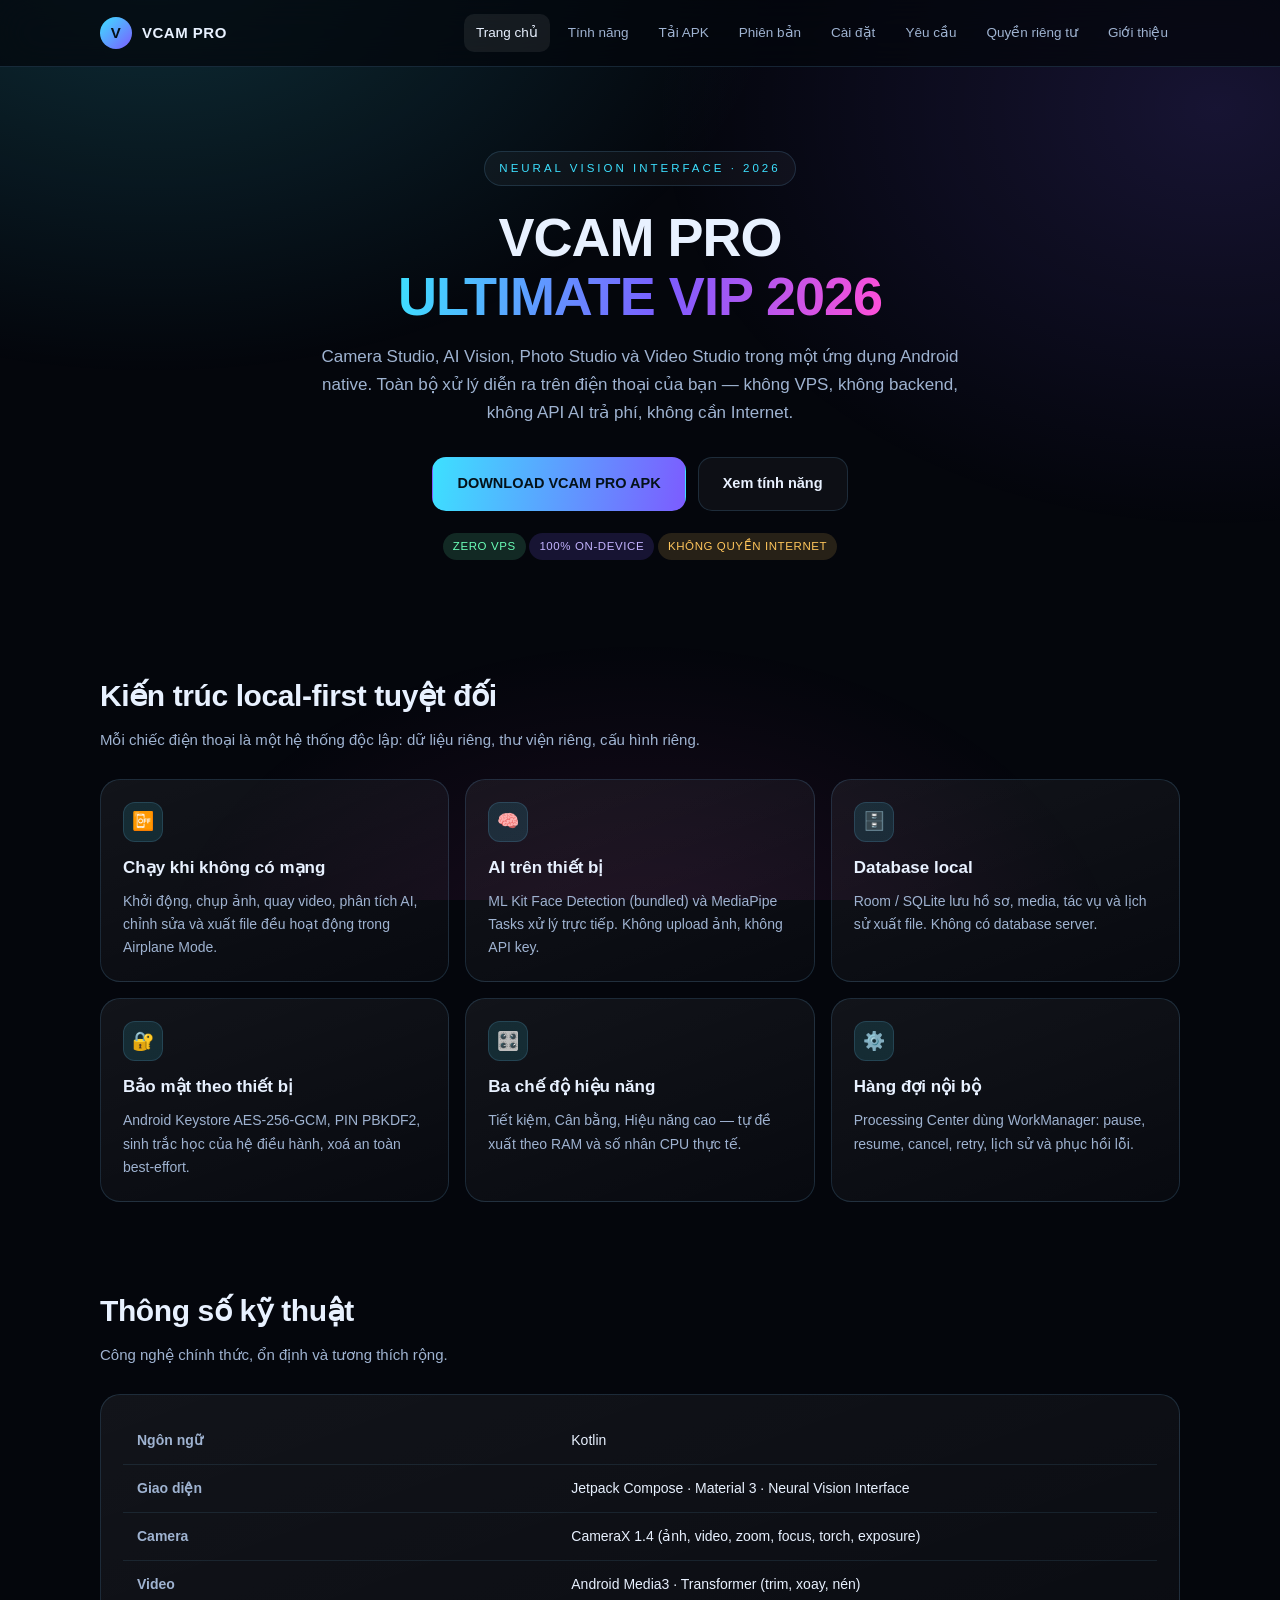
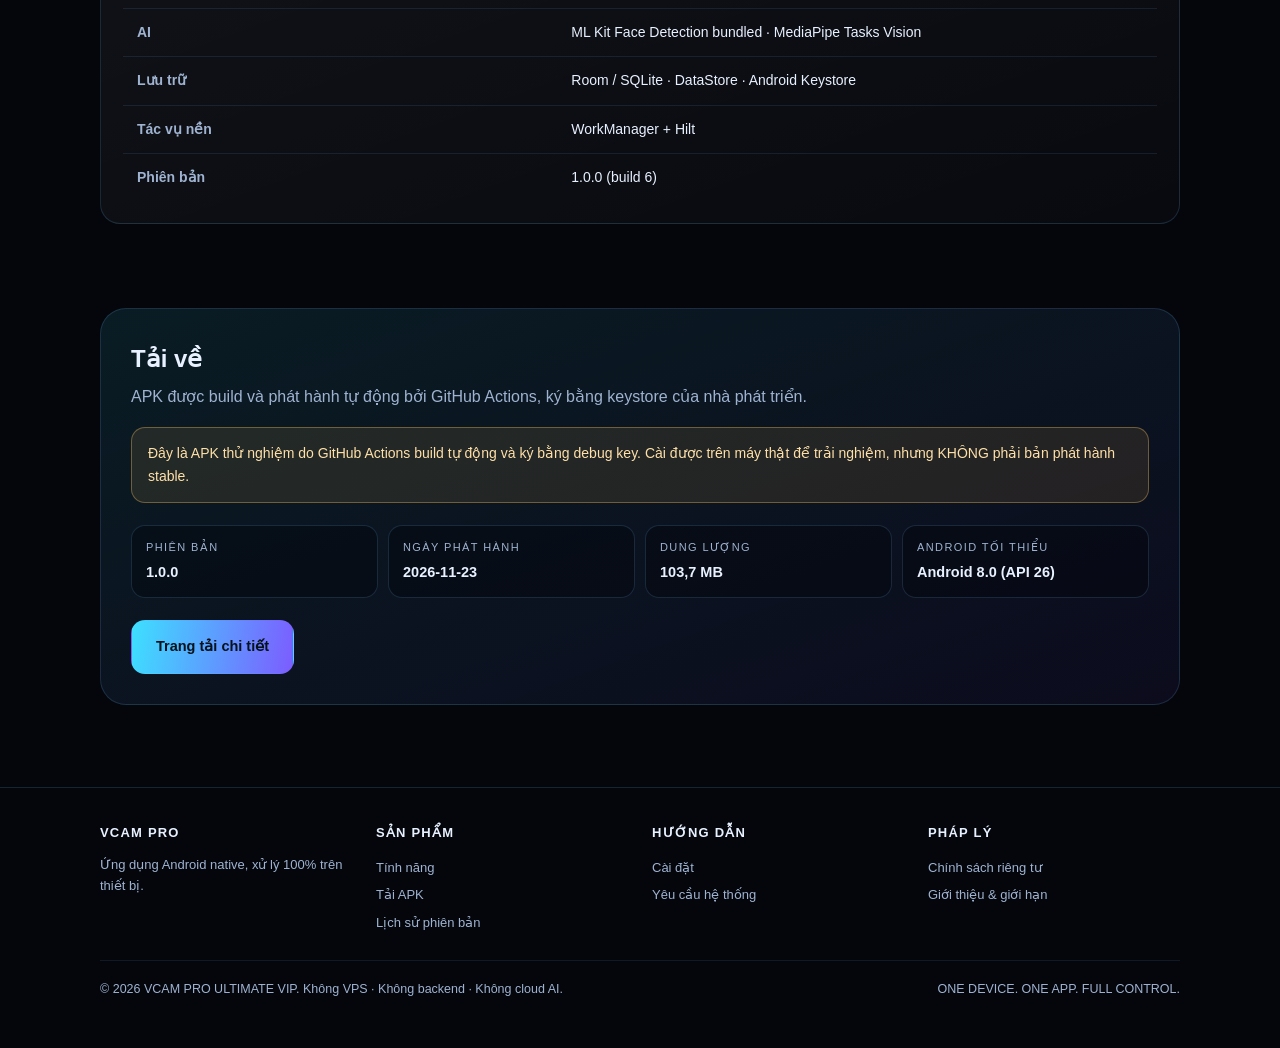
<file: index.html>
<!DOCTYPE html>
<html lang="vi">
<head>
<meta charset="utf-8" />
<meta name="viewport" content="width=device-width, initial-scale=1" />
<title>VCAM PRO ULTIMATE VIP 2026</title>
<meta name="description" content="VCAM PRO ULTIMATE VIP 2026 — ứng dụng Android native chạy hoàn toàn trên thiết bị. Không VPS, không backend, không cloud AI." />
<meta http-equiv="refresh" content="0; url=website/index.html" />
<link rel="canonical" href="website/index.html" />
<style>
  html, body { margin: 0; height: 100%; background: #04060c; color: #e8f1ff; }
  body {
    font-family: -apple-system, BlinkMacSystemFont, "Segoe UI", Roboto, Arial, sans-serif;
    display: grid;
    place-items: center;
    text-align: center;
    padding: 24px;
  }
  .mark {
    width: 64px; height: 64px; margin: 0 auto 18px;
    border-radius: 50%;
    background: linear-gradient(135deg, #3de0ff, #7c5cff);
    display: grid; place-items: center;
    color: #04121a; font-weight: 900; font-size: 28px;
  }
  h1 { font-size: 20px; margin: 0 0 8px; letter-spacing: -0.3px; }
  p { color: #9fb3d1; font-size: 14px; margin: 0 0 14px; }
  a { color: #3de0ff; }
</style>
</head>
<body>
  <div>
    <div class="mark">V</div>
    <h1>VCAM PRO ULTIMATE VIP 2026</h1>
    <p>Đang mở trang chính thức…</p>
    <p><a href="website/index.html">Bấm vào đây nếu trình duyệt không tự chuyển trang</a></p>
  </div>
  <script>location.replace("website/index.html");</script>
</body>
</html>
</file>
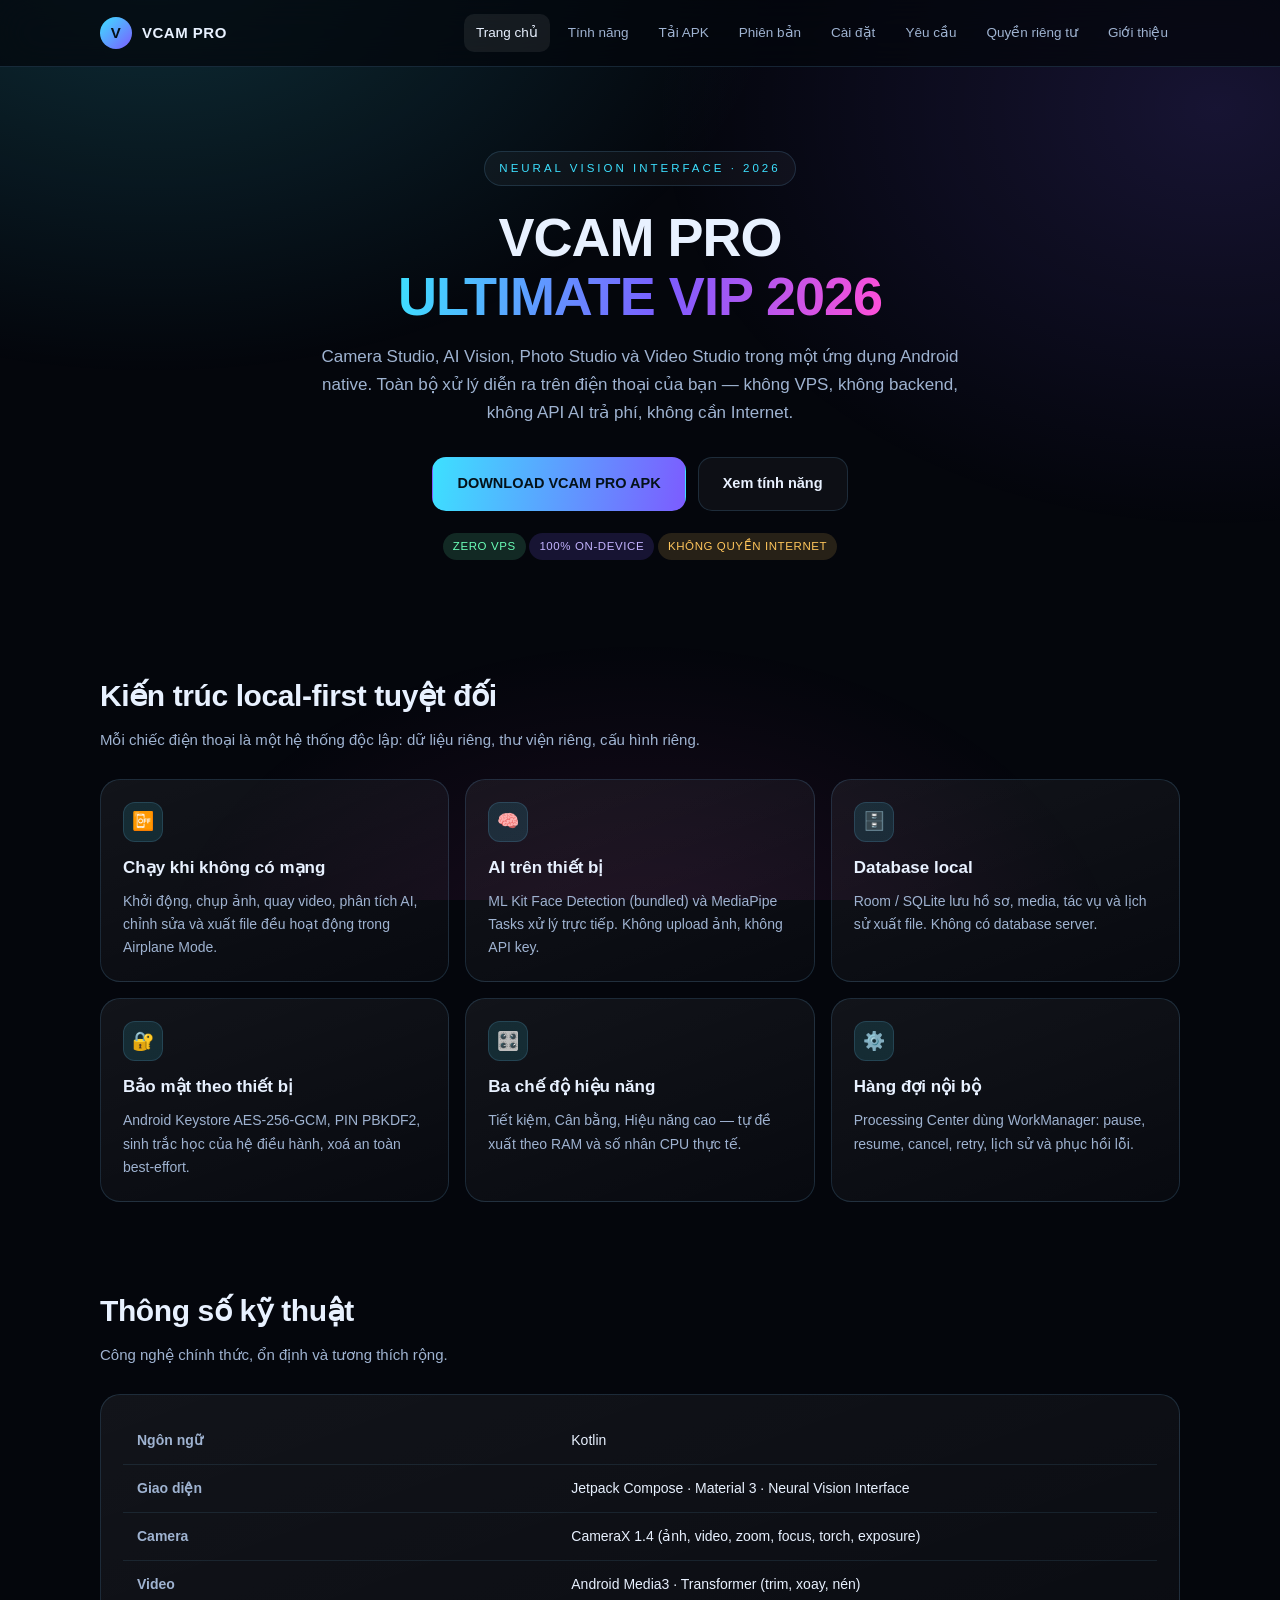
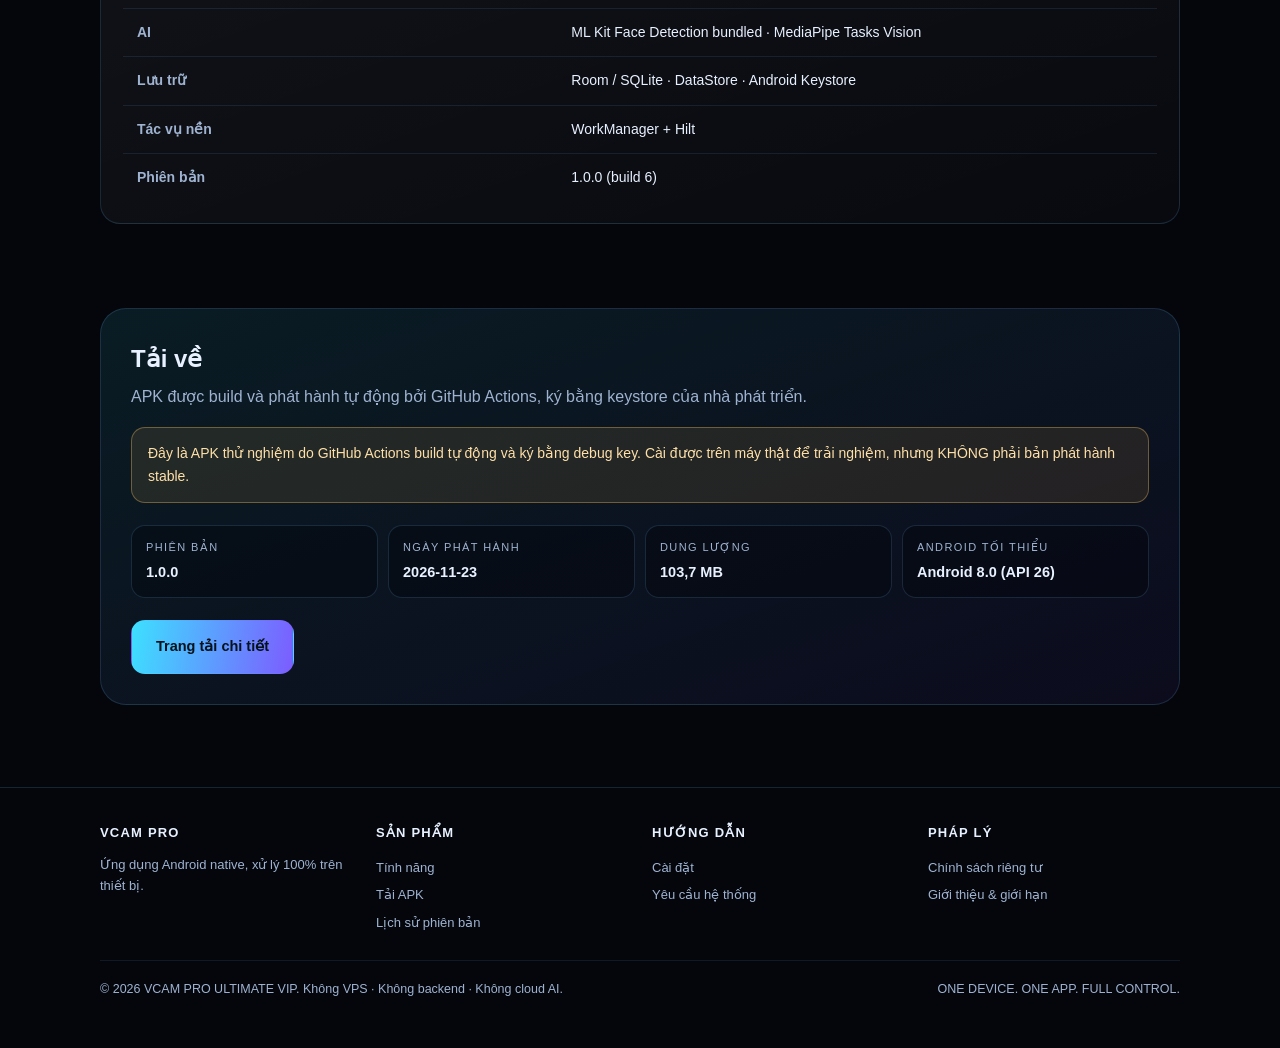
<file: website/index.html>
<!DOCTYPE html>
<html lang="vi">
<head>
<meta charset="utf-8" />
<meta name="viewport" content="width=device-width, initial-scale=1" />
<title>VCAM PRO ULTIMATE VIP 2026 — Camera & AI Studio trên thiết bị</title>
<meta name="description" content="VCAM PRO ULTIMATE VIP 2026 — ứng dụng Android native chạy hoàn toàn trên thiết bị: Camera Studio, AI Vision offline, Photo Studio, Video Studio. Không VPS, không backend, không cloud AI." />
<link rel="stylesheet" href="assets/style.css" />
</head>
<body>
<header class="site-header">
  <div class="container nav">
    <a class="brand" href="index.html"><span class="brand-mark">V</span> VCAM PRO</a>
    <button class="nav-toggle" type="button">Menu</button>
    <nav class="nav-links">
      <a class="active" href="index.html">Trang chủ</a>
      <a href="features.html">Tính năng</a>
      <a href="download.html">Tải APK</a>
      <a href="changelog.html">Phiên bản</a>
      <a href="install.html">Cài đặt</a>
      <a href="requirements.html">Yêu cầu</a>
      <a href="privacy.html">Quyền riêng tư</a>
      <a href="about.html">Giới thiệu</a>
    </nav>
  </div>
</header>

<main>
  <section class="hero">
    <div class="container">
      <span class="eyebrow">Neural Vision Interface · 2026</span>
      <h1>VCAM PRO<br /><span class="gradient-text">ULTIMATE VIP 2026</span></h1>
      <p class="lead">
        Camera Studio, AI Vision, Photo Studio và Video Studio trong một ứng dụng Android
        native. Toàn bộ xử lý diễn ra trên điện thoại của bạn — không VPS, không backend,
        không API AI trả phí, không cần Internet.
      </p>
      <div class="cta-row">
        <a class="btn btn-primary" id="download-button" href="download.html" aria-disabled="false">
          Tải APK
        </a>
        <a class="btn btn-ghost" href="features.html">Xem tính năng</a>
      </div>
      <p style="margin-top:22px;color:var(--muted);font-size:13px">
        <span class="pill">ZERO VPS</span>
        <span class="pill info">100% ON-DEVICE</span>
        <span class="pill warn">KHÔNG QUYỀN INTERNET</span>
      </p>
    </div>
  </section>

  <section>
    <div class="container">
      <div class="section-head">
        <h2>Kiến trúc local-first tuyệt đối</h2>
        <p>Mỗi chiếc điện thoại là một hệ thống độc lập: dữ liệu riêng, thư viện riêng, cấu hình riêng.</p>
      </div>
      <div class="grid">
        <div class="card">
          <div class="icon-badge">📴</div>
          <h3>Chạy khi không có mạng</h3>
          <p>Khởi động, chụp ảnh, quay video, phân tích AI, chỉnh sửa và xuất file đều hoạt động trong Airplane Mode.</p>
        </div>
        <div class="card">
          <div class="icon-badge">🧠</div>
          <h3>AI trên thiết bị</h3>
          <p>ML Kit Face Detection (bundled) và MediaPipe Tasks xử lý trực tiếp. Không upload ảnh, không API key.</p>
        </div>
        <div class="card">
          <div class="icon-badge">🗄️</div>
          <h3>Database local</h3>
          <p>Room / SQLite lưu hồ sơ, media, tác vụ và lịch sử xuất file. Không có database server.</p>
        </div>
        <div class="card">
          <div class="icon-badge">🔐</div>
          <h3>Bảo mật theo thiết bị</h3>
          <p>Android Keystore AES-256-GCM, PIN PBKDF2, sinh trắc học của hệ điều hành, xoá an toàn best-effort.</p>
        </div>
        <div class="card">
          <div class="icon-badge">🎛️</div>
          <h3>Ba chế độ hiệu năng</h3>
          <p>Tiết kiệm, Cân bằng, Hiệu năng cao — tự đề xuất theo RAM và số nhân CPU thực tế.</p>
        </div>
        <div class="card">
          <div class="icon-badge">⚙️</div>
          <h3>Hàng đợi nội bộ</h3>
          <p>Processing Center dùng WorkManager: pause, resume, cancel, retry, lịch sử và phục hồi lỗi.</p>
        </div>
      </div>
    </div>
  </section>

  <section>
    <div class="container">
      <div class="section-head">
        <h2>Thông số kỹ thuật</h2>
        <p>Công nghệ chính thức, ổn định và tương thích rộng.</p>
      </div>
      <div class="card">
        <table class="spec-table">
          <tr><th>Ngôn ngữ</th><td>Kotlin</td></tr>
          <tr><th>Giao diện</th><td>Jetpack Compose · Material 3 · Neural Vision Interface</td></tr>
          <tr><th>Camera</th><td>CameraX 1.4 (ảnh, video, zoom, focus, torch, exposure)</td></tr>
          <tr><th>Video</th><td>Android Media3 · Transformer (trim, xoay, nén)</td></tr>
          <tr><th>AI</th><td>ML Kit Face Detection bundled · MediaPipe Tasks Vision</td></tr>
          <tr><th>Lưu trữ</th><td>Room / SQLite · DataStore · Android Keystore</td></tr>
          <tr><th>Tác vụ nền</th><td>WorkManager + Hilt</td></tr>
          <tr><th>Phiên bản</th><td><span data-release="version">1.0.0</span> (build <span data-release="build">1</span>)</td></tr>
        </table>
      </div>
    </div>
  </section>

  <section>
    <div class="container">
      <div class="download-box">
        <h2 style="margin:0 0 6px">Tải về</h2>
        <p style="color:var(--muted);margin:0 0 16px">
          APK được build và phát hành tự động bởi GitHub Actions, ký bằng keystore của nhà phát triển.
        </p>
        <div id="release-notice" class="notice">Đang kiểm tra trạng thái phát hành…</div>
        <div class="download-meta">
          <div class="meta-item"><span>Phiên bản</span><strong data-release="version">—</strong></div>
          <div class="meta-item"><span>Ngày phát hành</span><strong data-release="date">—</strong></div>
          <div class="meta-item"><span>Dung lượng</span><strong data-release="size">—</strong></div>
          <div class="meta-item"><span>Android tối thiểu</span><strong data-release="minAndroid">Android 8.0 (API 26)</strong></div>
        </div>
        <a class="btn btn-primary" href="download.html">Trang tải chi tiết</a>
      </div>
    </div>
  </section>
</main>

<footer class="site-footer">
  <div class="container">
    <div class="footer-grid">
      <div>
        <h4>VCAM PRO</h4>
        <p style="margin:0">Ứng dụng Android native, xử lý 100% trên thiết bị.</p>
      </div>
      <div>
        <h4>Sản phẩm</h4>
        <a href="features.html">Tính năng</a>
        <a href="download.html">Tải APK</a>
        <a href="changelog.html">Lịch sử phiên bản</a>
      </div>
      <div>
        <h4>Hướng dẫn</h4>
        <a href="install.html">Cài đặt</a>
        <a href="requirements.html">Yêu cầu hệ thống</a>
      </div>
      <div>
        <h4>Pháp lý</h4>
        <a href="privacy.html">Chính sách riêng tư</a>
        <a href="about.html">Giới thiệu &amp; giới hạn</a>
      </div>
    </div>
    <div class="footer-bottom">
      <span>© 2026 VCAM PRO ULTIMATE VIP. Không VPS · Không backend · Không cloud AI.</span>
      <span>ONE DEVICE. ONE APP. FULL CONTROL.</span>
    </div>
  </div>
</footer>
<script src="assets/app.js"></script>
</body>
</html>
</file>
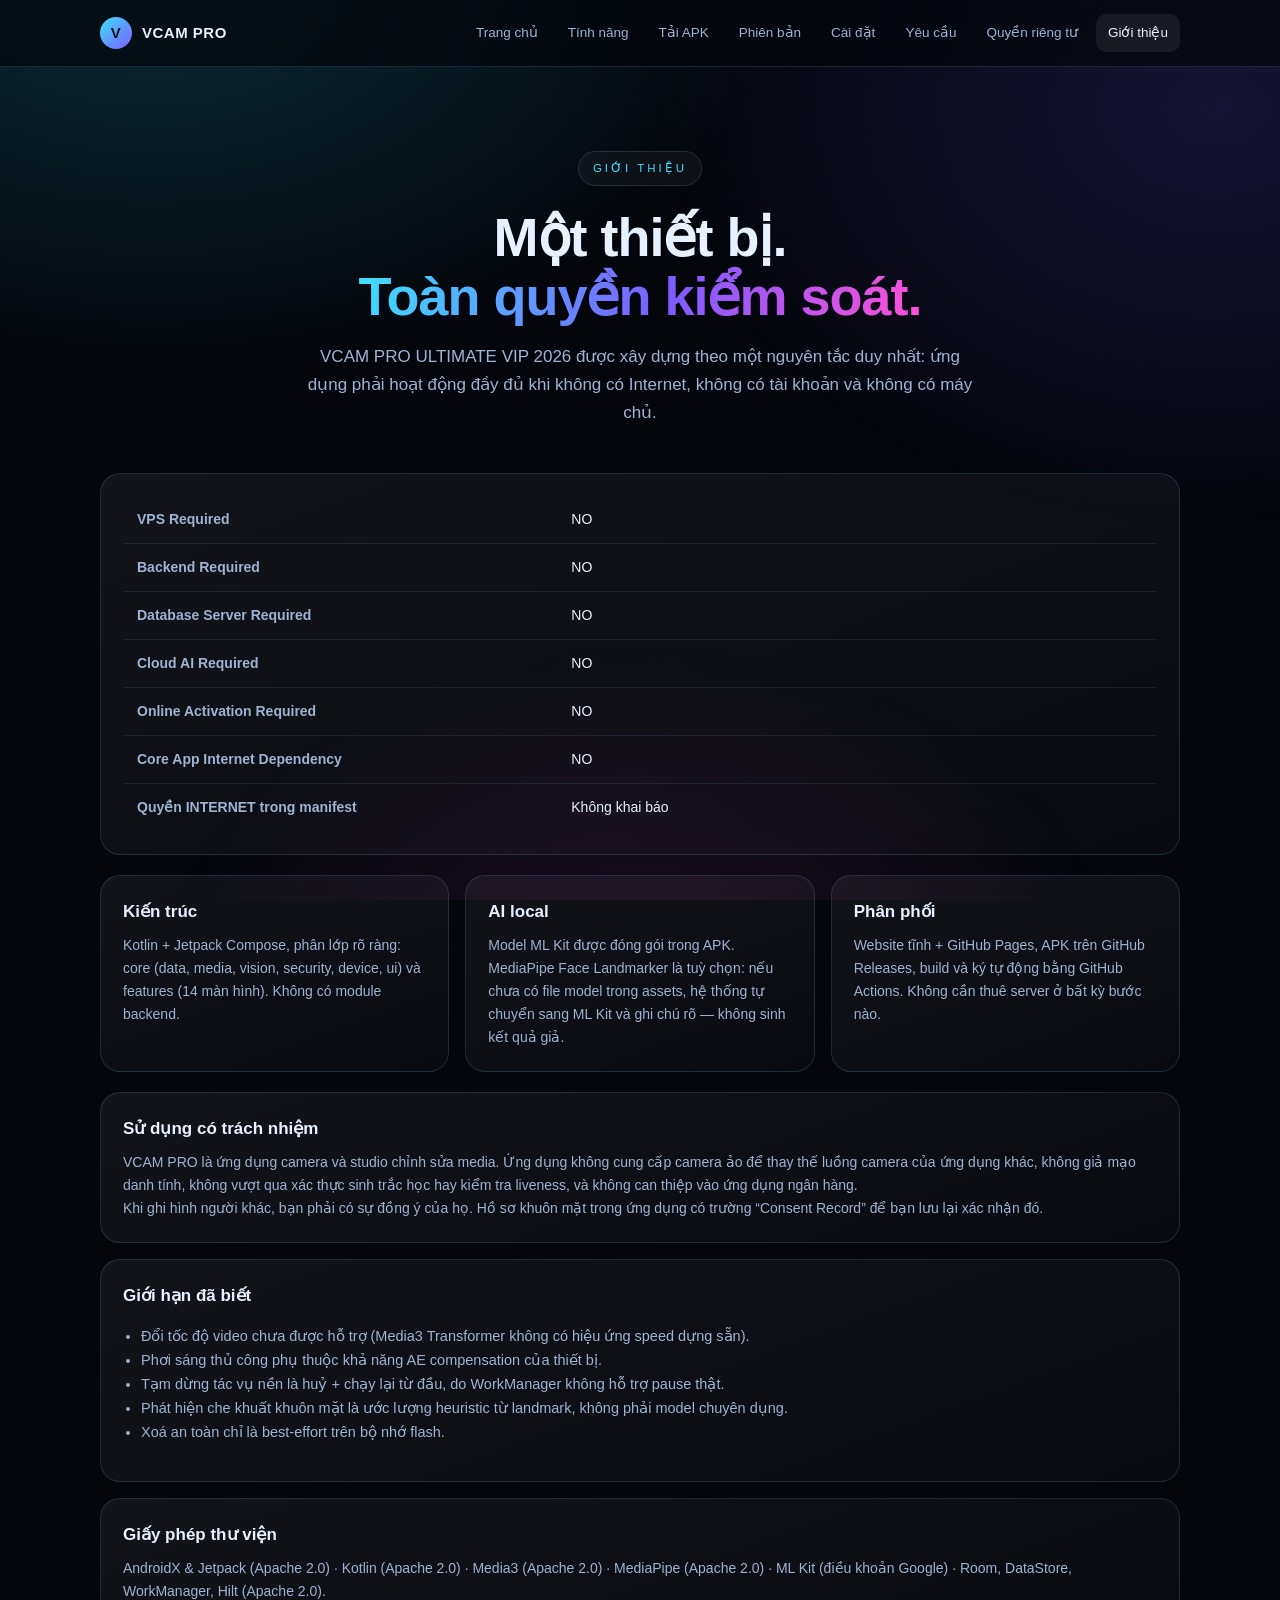
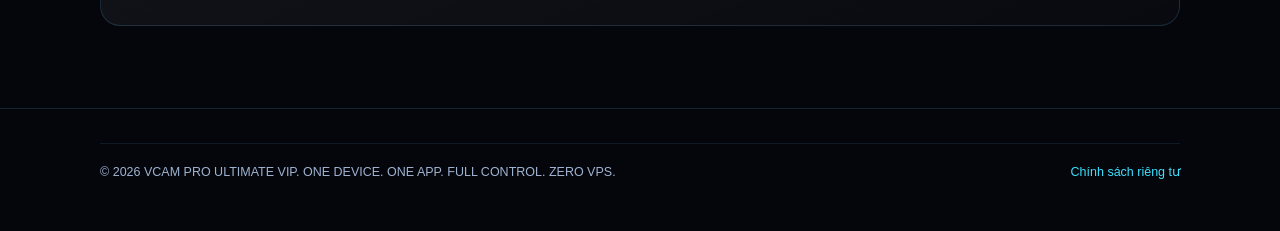
<file: website/about.html>
<!DOCTYPE html>
<html lang="vi">
<head>
<meta charset="utf-8" />
<meta name="viewport" content="width=device-width, initial-scale=1" />
<title>Giới thiệu — VCAM PRO ULTIMATE VIP 2026</title>
<link rel="stylesheet" href="assets/style.css" />
</head>
<body>
<header class="site-header">
  <div class="container nav">
    <a class="brand" href="index.html"><span class="brand-mark">V</span> VCAM PRO</a>
    <button class="nav-toggle" type="button">Menu</button>
    <nav class="nav-links">
      <a href="index.html">Trang chủ</a>
      <a href="features.html">Tính năng</a>
      <a href="download.html">Tải APK</a>
      <a href="changelog.html">Phiên bản</a>
      <a href="install.html">Cài đặt</a>
      <a href="requirements.html">Yêu cầu</a>
      <a href="privacy.html">Quyền riêng tư</a>
      <a class="active" href="about.html">Giới thiệu</a>
    </nav>
  </div>
</header>

<main>
  <section class="hero" style="padding-bottom:16px">
    <div class="container">
      <span class="eyebrow">Giới thiệu</span>
      <h1>Một thiết bị.<br /><span class="gradient-text">Toàn quyền kiểm soát.</span></h1>
      <p class="lead">
        VCAM PRO ULTIMATE VIP 2026 được xây dựng theo một nguyên tắc duy nhất: ứng dụng phải
        hoạt động đầy đủ khi không có Internet, không có tài khoản và không có máy chủ.
      </p>
    </div>
  </section>

  <section style="padding-top:0">
    <div class="container">
      <div class="card">
        <table class="spec-table">
          <tr><th>VPS Required</th><td>NO</td></tr>
          <tr><th>Backend Required</th><td>NO</td></tr>
          <tr><th>Database Server Required</th><td>NO</td></tr>
          <tr><th>Cloud AI Required</th><td>NO</td></tr>
          <tr><th>Online Activation Required</th><td>NO</td></tr>
          <tr><th>Core App Internet Dependency</th><td>NO</td></tr>
          <tr><th>Quyền INTERNET trong manifest</th><td>Không khai báo</td></tr>
        </table>
      </div>

      <div class="grid" style="margin-top:20px">
        <div class="card">
          <h3 style="margin-top:0">Kiến trúc</h3>
          <p>Kotlin + Jetpack Compose, phân lớp rõ ràng: core (data, media, vision, security, device, ui) và features (14 màn hình). Không có module backend.</p>
        </div>
        <div class="card">
          <h3 style="margin-top:0">AI local</h3>
          <p>Model ML Kit được đóng gói trong APK. MediaPipe Face Landmarker là tuỳ chọn: nếu chưa có file model trong assets, hệ thống tự chuyển sang ML Kit và ghi chú rõ — không sinh kết quả giả.</p>
        </div>
        <div class="card">
          <h3 style="margin-top:0">Phân phối</h3>
          <p>Website tĩnh + GitHub Pages, APK trên GitHub Releases, build và ký tự động bằng GitHub Actions. Không cần thuê server ở bất kỳ bước nào.</p>
        </div>
      </div>

      <div class="card" style="margin-top:20px">
        <h3 style="margin-top:0">Sử dụng có trách nhiệm</h3>
        <p style="color:var(--muted)">
          VCAM PRO là ứng dụng camera và studio chỉnh sửa media. Ứng dụng không cung cấp camera ảo
          để thay thế luồng camera của ứng dụng khác, không giả mạo danh tính, không vượt qua xác thực
          sinh trắc học hay kiểm tra liveness, và không can thiệp vào ứng dụng ngân hàng.
        </p>
        <p style="color:var(--muted)">
          Khi ghi hình người khác, bạn phải có sự đồng ý của họ. Hồ sơ khuôn mặt trong ứng dụng có
          trường “Consent Record” để bạn lưu lại xác nhận đó.
        </p>
      </div>

      <div class="card" style="margin-top:16px">
        <h3 style="margin-top:0">Giới hạn đã biết</h3>
        <ul style="color:var(--muted);font-size:14.5px;padding-left:18px">
          <li>Đổi tốc độ video chưa được hỗ trợ (Media3 Transformer không có hiệu ứng speed dựng sẵn).</li>
          <li>Phơi sáng thủ công phụ thuộc khả năng AE compensation của thiết bị.</li>
          <li>Tạm dừng tác vụ nền là huỷ + chạy lại từ đầu, do WorkManager không hỗ trợ pause thật.</li>
          <li>Phát hiện che khuất khuôn mặt là ước lượng heuristic từ landmark, không phải model chuyên dụng.</li>
          <li>Xoá an toàn chỉ là best-effort trên bộ nhớ flash.</li>
        </ul>
      </div>

      <div class="card" style="margin-top:16px">
        <h3 style="margin-top:0">Giấy phép thư viện</h3>
        <p style="color:var(--muted);margin:0">
          AndroidX &amp; Jetpack (Apache 2.0) · Kotlin (Apache 2.0) · Media3 (Apache 2.0) ·
          MediaPipe (Apache 2.0) · ML Kit (điều khoản Google) · Room, DataStore, WorkManager, Hilt (Apache 2.0).
        </p>
      </div>
    </div>
  </section>
</main>

<footer class="site-footer">
  <div class="container">
    <div class="footer-bottom">
      <span>© 2026 VCAM PRO ULTIMATE VIP. ONE DEVICE. ONE APP. FULL CONTROL. ZERO VPS.</span>
      <a href="privacy.html">Chính sách riêng tư</a>
    </div>
  </div>
</footer>
<script src="assets/app.js"></script>
</body>
</html>
</file>
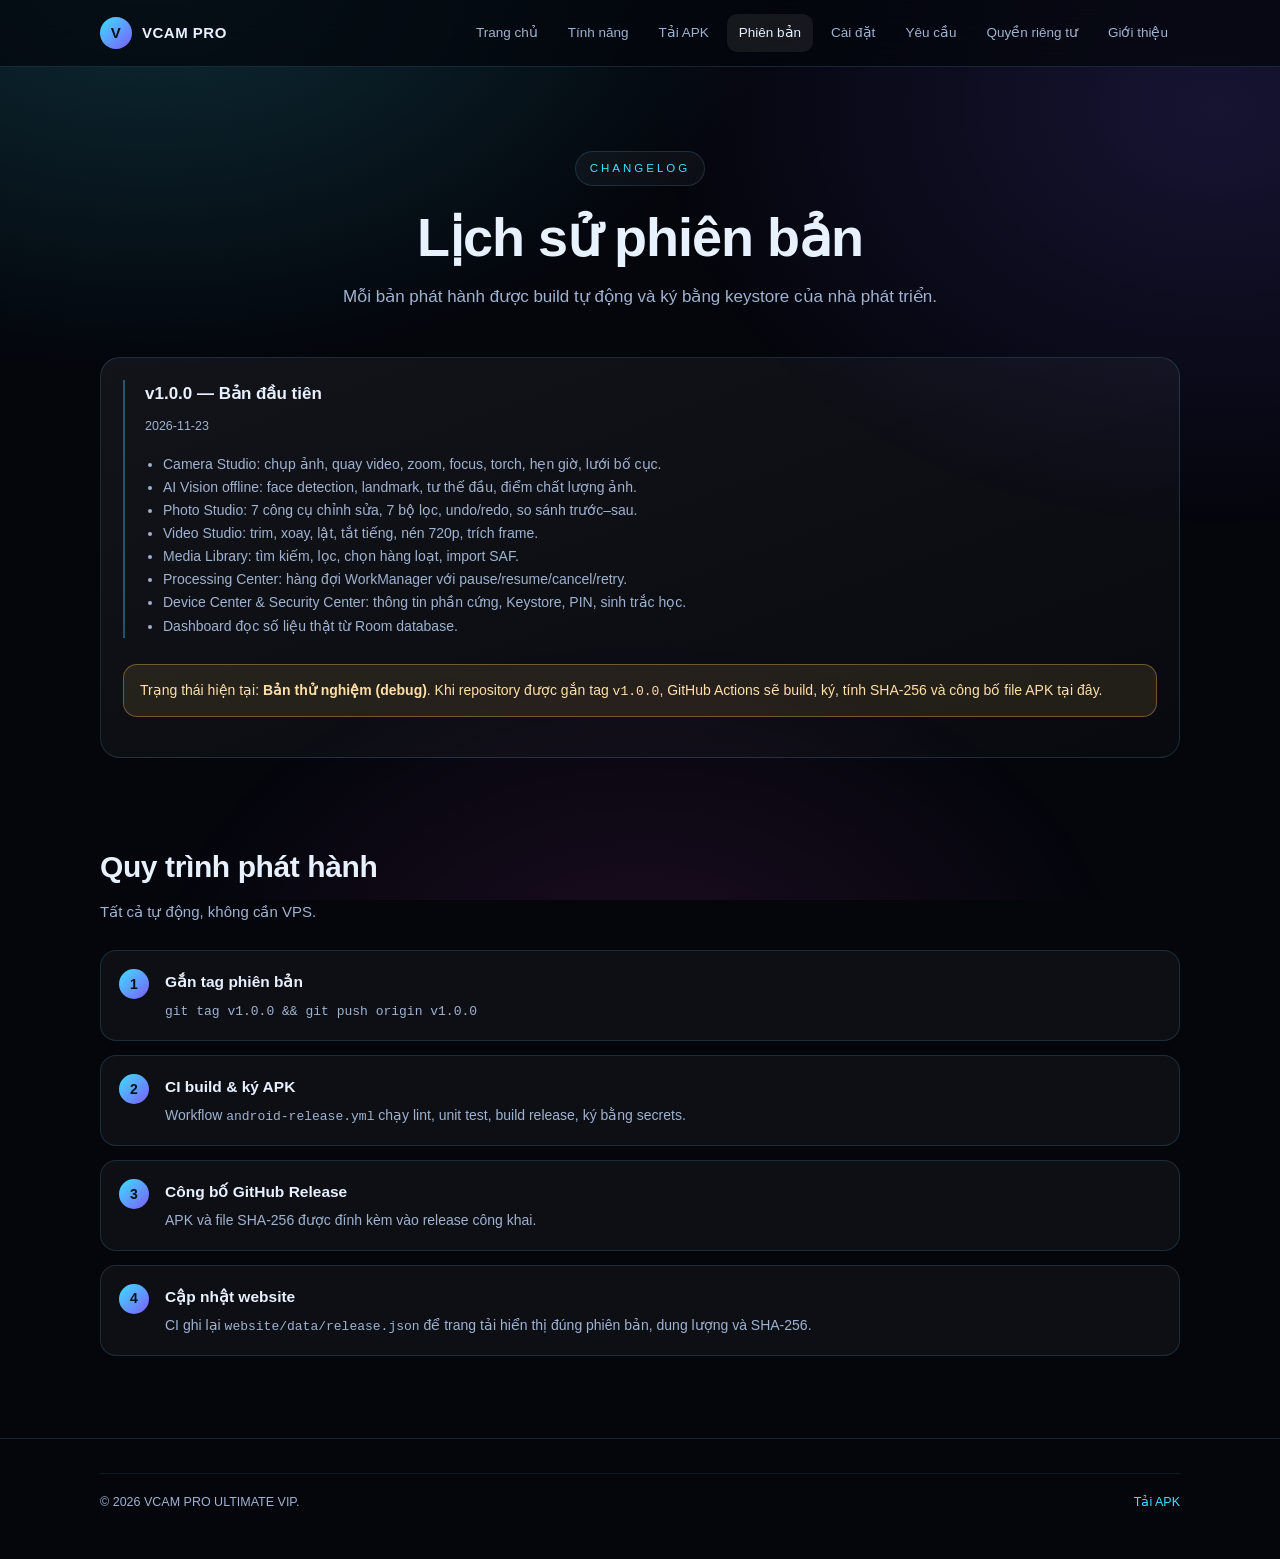
<file: website/changelog.html>
<!DOCTYPE html>
<html lang="vi">
<head>
<meta charset="utf-8" />
<meta name="viewport" content="width=device-width, initial-scale=1" />
<title>Lịch sử phiên bản — VCAM PRO ULTIMATE VIP 2026</title>
<link rel="stylesheet" href="assets/style.css" />
</head>
<body>
<header class="site-header">
  <div class="container nav">
    <a class="brand" href="index.html"><span class="brand-mark">V</span> VCAM PRO</a>
    <button class="nav-toggle" type="button">Menu</button>
    <nav class="nav-links">
      <a href="index.html">Trang chủ</a>
      <a href="features.html">Tính năng</a>
      <a href="download.html">Tải APK</a>
      <a class="active" href="changelog.html">Phiên bản</a>
      <a href="install.html">Cài đặt</a>
      <a href="requirements.html">Yêu cầu</a>
      <a href="privacy.html">Quyền riêng tư</a>
      <a href="about.html">Giới thiệu</a>
    </nav>
  </div>
</header>

<main>
  <section class="hero" style="padding-bottom:16px">
    <div class="container">
      <span class="eyebrow">Changelog</span>
      <h1>Lịch sử phiên bản</h1>
      <p class="lead">Mỗi bản phát hành được build tự động và ký bằng keystore của nhà phát triển.</p>
    </div>
  </section>

  <section style="padding-top:0">
    <div class="container">
      <div class="card">
        <div class="release">
          <h3>v<span data-release="version">1.0.0</span> — Bản đầu tiên</h3>
          <time data-release="date">Chưa phát hành</time>
          <ul>
            <li>Camera Studio: chụp ảnh, quay video, zoom, focus, torch, hẹn giờ, lưới bố cục.</li>
            <li>AI Vision offline: face detection, landmark, tư thế đầu, điểm chất lượng ảnh.</li>
            <li>Photo Studio: 7 công cụ chỉnh sửa, 7 bộ lọc, undo/redo, so sánh trước–sau.</li>
            <li>Video Studio: trim, xoay, lật, tắt tiếng, nén 720p, trích frame.</li>
            <li>Media Library: tìm kiếm, lọc, chọn hàng loạt, import SAF.</li>
            <li>Processing Center: hàng đợi WorkManager với pause/resume/cancel/retry.</li>
            <li>Device Center &amp; Security Center: thông tin phần cứng, Keystore, PIN, sinh trắc học.</li>
            <li>Dashboard đọc số liệu thật từ Room database.</li>
          </ul>
        </div>

        <div class="notice">
          Trạng thái hiện tại: <strong data-release="status">chưa phát hành</strong>.
          Khi repository được gắn tag <code>v1.0.0</code>, GitHub Actions sẽ build, ký,
          tính SHA-256 và công bố file APK tại đây.
        </div>
      </div>
    </div>
  </section>

  <section>
    <div class="container">
      <div class="section-head">
        <h2>Quy trình phát hành</h2>
        <p>Tất cả tự động, không cần VPS.</p>
      </div>
      <div class="steps">
        <div class="step">
          <div>
            <h3>Gắn tag phiên bản</h3>
            <p><code>git tag v1.0.0 &amp;&amp; git push origin v1.0.0</code></p>
          </div>
        </div>
        <div class="step">
          <div>
            <h3>CI build &amp; ký APK</h3>
            <p>Workflow <code>android-release.yml</code> chạy lint, unit test, build release, ký bằng secrets.</p>
          </div>
        </div>
        <div class="step">
          <div>
            <h3>Công bố GitHub Release</h3>
            <p>APK và file SHA-256 được đính kèm vào release công khai.</p>
          </div>
        </div>
        <div class="step">
          <div>
            <h3>Cập nhật website</h3>
            <p>CI ghi lại <code>website/data/release.json</code> để trang tải hiển thị đúng phiên bản, dung lượng và SHA-256.</p>
          </div>
        </div>
      </div>
    </div>
  </section>
</main>

<footer class="site-footer">
  <div class="container">
    <div class="footer-bottom">
      <span>© 2026 VCAM PRO ULTIMATE VIP.</span>
      <a href="download.html">Tải APK</a>
    </div>
  </div>
</footer>
<script src="assets/app.js"></script>
</body>
</html>
</file>
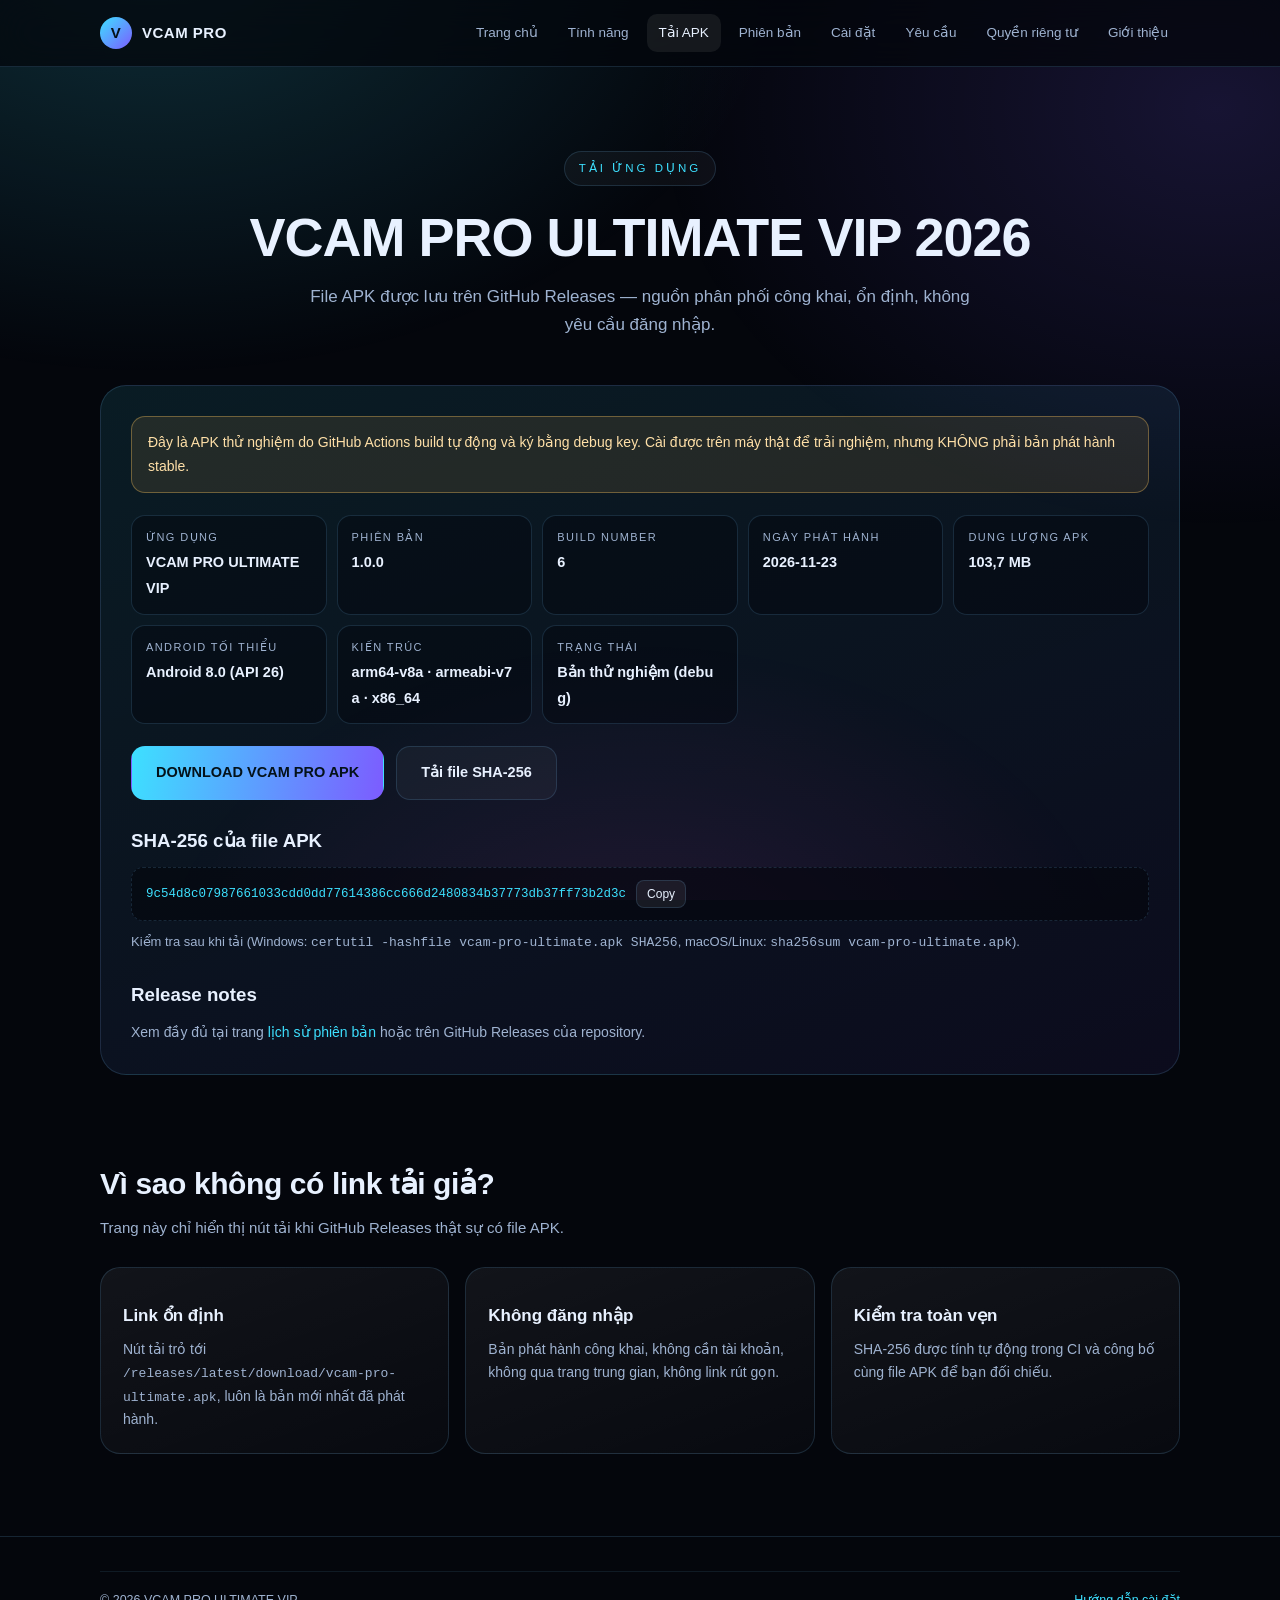
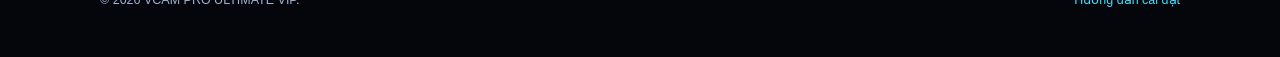
<file: website/download.html>
<!DOCTYPE html>
<html lang="vi">
<head>
<meta charset="utf-8" />
<meta name="viewport" content="width=device-width, initial-scale=1" />
<title>Tải APK — VCAM PRO ULTIMATE VIP 2026</title>
<meta name="description" content="Tải trực tiếp APK VCAM PRO ULTIMATE VIP 2026 từ GitHub Releases. Không cần đăng nhập, không link rút gọn, có SHA-256 để kiểm tra." />
<link rel="stylesheet" href="assets/style.css" />
</head>
<body>
<header class="site-header">
  <div class="container nav">
    <a class="brand" href="index.html"><span class="brand-mark">V</span> VCAM PRO</a>
    <button class="nav-toggle" type="button">Menu</button>
    <nav class="nav-links">
      <a href="index.html">Trang chủ</a>
      <a href="features.html">Tính năng</a>
      <a class="active" href="download.html">Tải APK</a>
      <a href="changelog.html">Phiên bản</a>
      <a href="install.html">Cài đặt</a>
      <a href="requirements.html">Yêu cầu</a>
      <a href="privacy.html">Quyền riêng tư</a>
      <a href="about.html">Giới thiệu</a>
    </nav>
  </div>
</header>

<main>
  <section class="hero" style="padding-bottom:16px">
    <div class="container">
      <span class="eyebrow">Tải ứng dụng</span>
      <h1>VCAM PRO ULTIMATE VIP 2026</h1>
      <p class="lead">File APK được lưu trên GitHub Releases — nguồn phân phối công khai, ổn định, không yêu cầu đăng nhập.</p>
    </div>
  </section>

  <section style="padding-top:0">
    <div class="container">
      <div class="download-box">
        <div id="release-notice" class="notice">Đang kiểm tra trạng thái phát hành…</div>

        <div class="download-meta">
          <div class="meta-item"><span>Ứng dụng</span><strong>VCAM PRO ULTIMATE VIP</strong></div>
          <div class="meta-item"><span>Phiên bản</span><strong data-release="version">—</strong></div>
          <div class="meta-item"><span>Build number</span><strong data-release="build">—</strong></div>
          <div class="meta-item"><span>Ngày phát hành</span><strong data-release="date">—</strong></div>
          <div class="meta-item"><span>Dung lượng APK</span><strong data-release="size">—</strong></div>
          <div class="meta-item"><span>Android tối thiểu</span><strong data-release="minAndroid">Android 8.0 (API 26)</strong></div>
          <div class="meta-item"><span>Kiến trúc</span><strong data-release="arch">arm64-v8a</strong></div>
          <div class="meta-item"><span>Trạng thái</span><strong data-release="status">—</strong></div>
        </div>

        <div class="cta-row" style="justify-content:flex-start">
          <a class="btn btn-primary" id="download-button" href="#" aria-disabled="true">
            CHƯA CÓ BẢN PHÁT HÀNH STABLE
          </a>
          <a class="btn btn-ghost" id="sha256-button" href="#" style="display:none">Tải file SHA-256</a>
        </div>

        <h3 style="margin:26px 0 10px">SHA-256 của file APK</h3>
        <div class="hash-box">
          <span id="sha256-value" data-release="sha256">Sẽ được công bố khi phát hành</span>
          <button type="button" data-copy="#sha256-value">Copy</button>
        </div>
        <p style="color:var(--muted);font-size:13px;margin-top:10px">
          Kiểm tra sau khi tải (Windows: <code>certutil -hashfile vcam-pro-ultimate.apk SHA256</code>,
          macOS/Linux: <code>sha256sum vcam-pro-ultimate.apk</code>).
        </p>

        <h3 style="margin:26px 0 10px">Release notes</h3>
        <p style="color:var(--muted);font-size:14px;margin:0">
          Xem đầy đủ tại trang <a href="changelog.html">lịch sử phiên bản</a> hoặc trên GitHub Releases của repository.
        </p>
      </div>
    </div>
  </section>

  <section>
    <div class="container">
      <div class="section-head">
        <h2>Vì sao không có link tải giả?</h2>
        <p>Trang này chỉ hiển thị nút tải khi GitHub Releases thật sự có file APK.</p>
      </div>
      <div class="grid">
        <div class="card">
          <h3>Link ổn định</h3>
          <p>Nút tải trỏ tới <code>/releases/latest/download/vcam-pro-ultimate.apk</code>, luôn là bản mới nhất đã phát hành.</p>
        </div>
        <div class="card">
          <h3>Không đăng nhập</h3>
          <p>Bản phát hành công khai, không cần tài khoản, không qua trang trung gian, không link rút gọn.</p>
        </div>
        <div class="card">
          <h3>Kiểm tra toàn vẹn</h3>
          <p>SHA-256 được tính tự động trong CI và công bố cùng file APK để bạn đối chiếu.</p>
        </div>
      </div>
    </div>
  </section>
</main>

<footer class="site-footer">
  <div class="container">
    <div class="footer-bottom">
      <span>© 2026 VCAM PRO ULTIMATE VIP.</span>
      <a href="install.html">Hướng dẫn cài đặt</a>
    </div>
  </div>
</footer>
<script src="assets/app.js"></script>
</body>
</html>
</file>
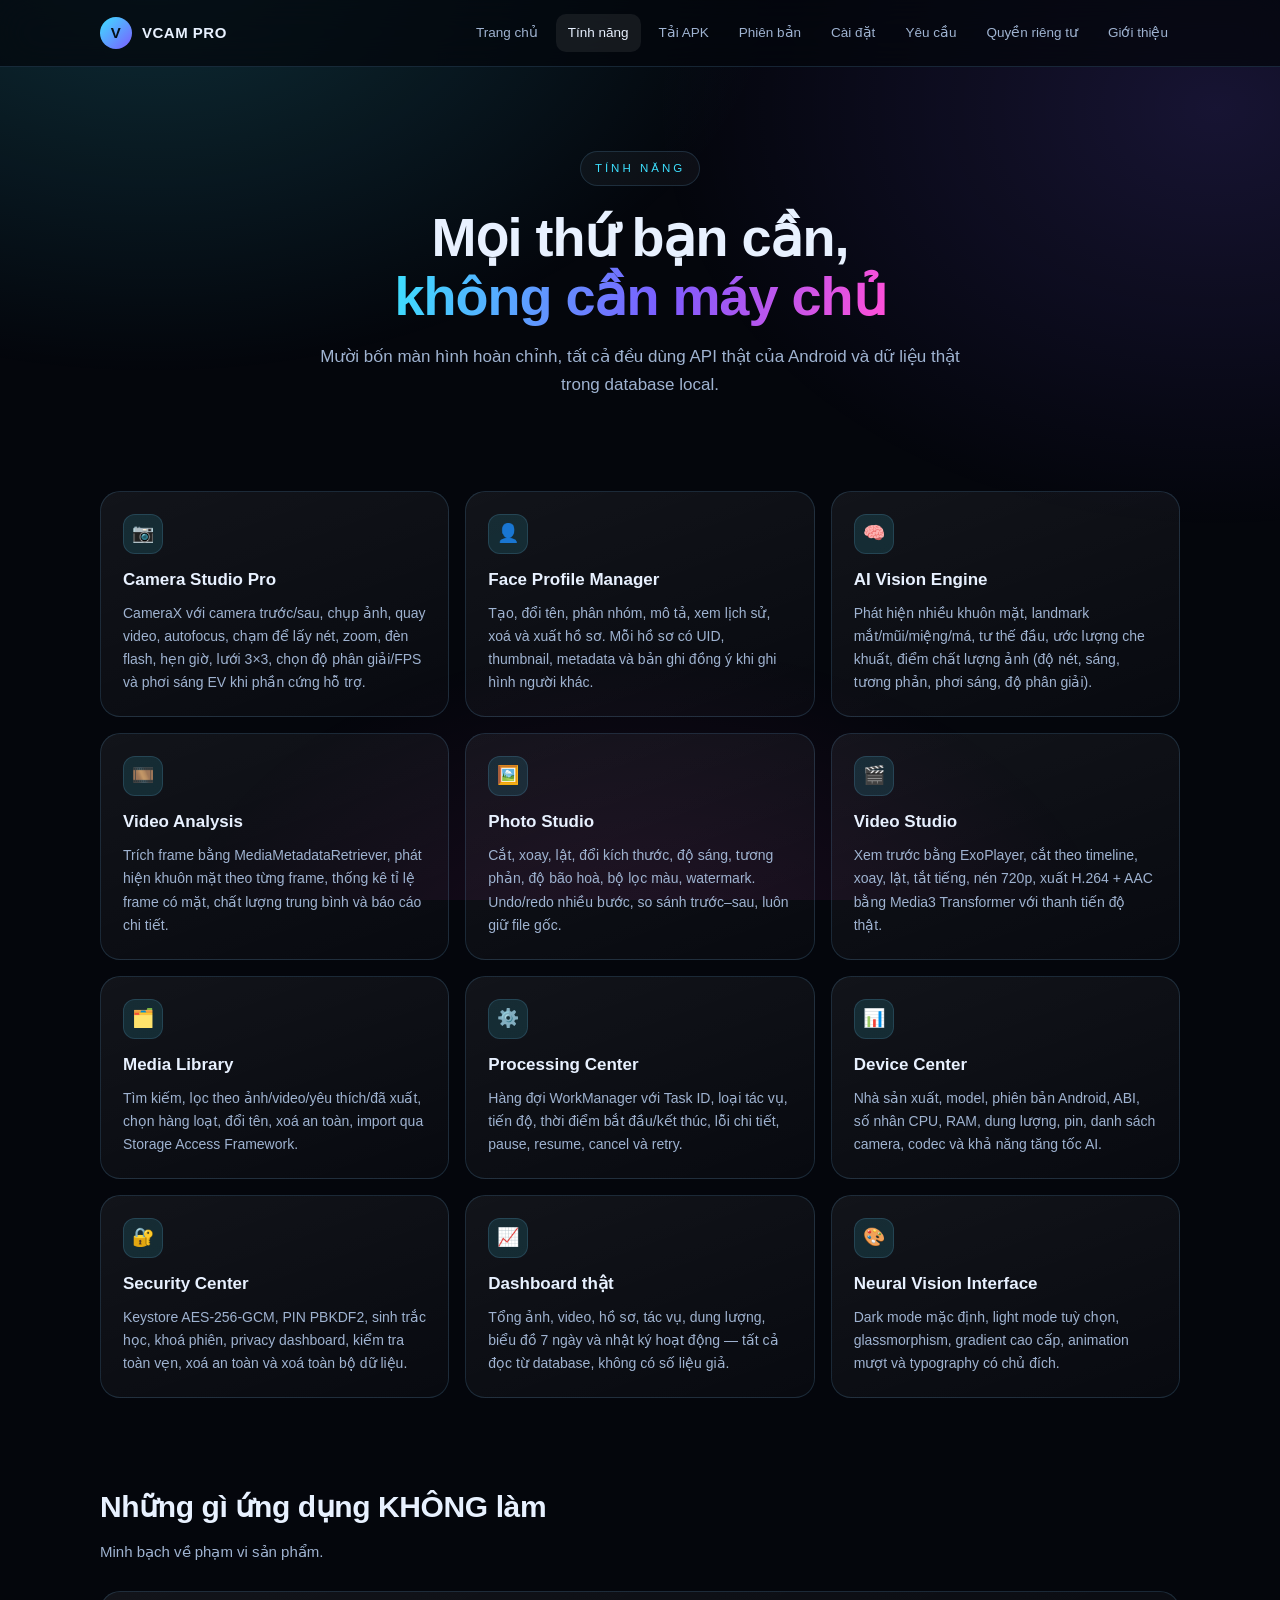
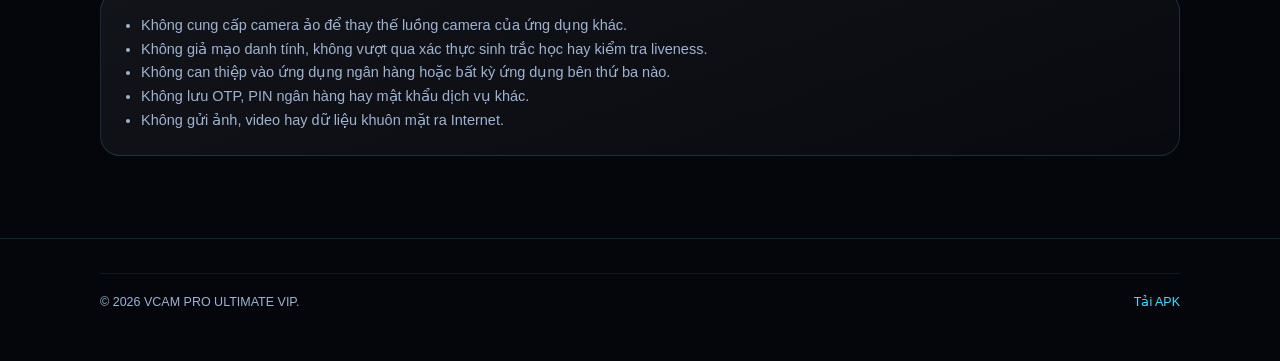
<file: website/features.html>
<!DOCTYPE html>
<html lang="vi">
<head>
<meta charset="utf-8" />
<meta name="viewport" content="width=device-width, initial-scale=1" />
<title>Tính năng — VCAM PRO ULTIMATE VIP 2026</title>
<meta name="description" content="Camera Studio, Face Profile, AI Vision offline, Photo Studio, Video Studio, Media Library, Processing Center, Device Center và Security Center." />
<link rel="stylesheet" href="assets/style.css" />
</head>
<body>
<header class="site-header">
  <div class="container nav">
    <a class="brand" href="index.html"><span class="brand-mark">V</span> VCAM PRO</a>
    <button class="nav-toggle" type="button">Menu</button>
    <nav class="nav-links">
      <a href="index.html">Trang chủ</a>
      <a class="active" href="features.html">Tính năng</a>
      <a href="download.html">Tải APK</a>
      <a href="changelog.html">Phiên bản</a>
      <a href="install.html">Cài đặt</a>
      <a href="requirements.html">Yêu cầu</a>
      <a href="privacy.html">Quyền riêng tư</a>
      <a href="about.html">Giới thiệu</a>
    </nav>
  </div>
</header>

<main>
  <section class="hero" style="padding-bottom:20px">
    <div class="container">
      <span class="eyebrow">Tính năng</span>
      <h1>Mọi thứ bạn cần,<br /><span class="gradient-text">không cần máy chủ</span></h1>
      <p class="lead">Mười bốn màn hình hoàn chỉnh, tất cả đều dùng API thật của Android và dữ liệu thật trong database local.</p>
    </div>
  </section>

  <section>
    <div class="container grid">
      <div class="card">
        <div class="icon-badge">📷</div>
        <h3>Camera Studio Pro</h3>
        <p>CameraX với camera trước/sau, chụp ảnh, quay video, autofocus, chạm để lấy nét, zoom, đèn flash, hẹn giờ, lưới 3×3, chọn độ phân giải/FPS và phơi sáng EV khi phần cứng hỗ trợ.</p>
      </div>
      <div class="card">
        <div class="icon-badge">👤</div>
        <h3>Face Profile Manager</h3>
        <p>Tạo, đổi tên, phân nhóm, mô tả, xem lịch sử, xoá và xuất hồ sơ. Mỗi hồ sơ có UID, thumbnail, metadata và bản ghi đồng ý khi ghi hình người khác.</p>
      </div>
      <div class="card">
        <div class="icon-badge">🧠</div>
        <h3>AI Vision Engine</h3>
        <p>Phát hiện nhiều khuôn mặt, landmark mắt/mũi/miệng/má, tư thế đầu, ước lượng che khuất, điểm chất lượng ảnh (độ nét, sáng, tương phản, phơi sáng, độ phân giải).</p>
      </div>
      <div class="card">
        <div class="icon-badge">🎞️</div>
        <h3>Video Analysis</h3>
        <p>Trích frame bằng MediaMetadataRetriever, phát hiện khuôn mặt theo từng frame, thống kê tỉ lệ frame có mặt, chất lượng trung bình và báo cáo chi tiết.</p>
      </div>
      <div class="card">
        <div class="icon-badge">🖼️</div>
        <h3>Photo Studio</h3>
        <p>Cắt, xoay, lật, đổi kích thước, độ sáng, tương phản, độ bão hoà, bộ lọc màu, watermark. Undo/redo nhiều bước, so sánh trước–sau, luôn giữ file gốc.</p>
      </div>
      <div class="card">
        <div class="icon-badge">🎬</div>
        <h3>Video Studio</h3>
        <p>Xem trước bằng ExoPlayer, cắt theo timeline, xoay, lật, tắt tiếng, nén 720p, xuất H.264 + AAC bằng Media3 Transformer với thanh tiến độ thật.</p>
      </div>
      <div class="card">
        <div class="icon-badge">🗂️</div>
        <h3>Media Library</h3>
        <p>Tìm kiếm, lọc theo ảnh/video/yêu thích/đã xuất, chọn hàng loạt, đổi tên, xoá an toàn, import qua Storage Access Framework.</p>
      </div>
      <div class="card">
        <div class="icon-badge">⚙️</div>
        <h3>Processing Center</h3>
        <p>Hàng đợi WorkManager với Task ID, loại tác vụ, tiến độ, thời điểm bắt đầu/kết thúc, lỗi chi tiết, pause, resume, cancel và retry.</p>
      </div>
      <div class="card">
        <div class="icon-badge">📊</div>
        <h3>Device Center</h3>
        <p>Nhà sản xuất, model, phiên bản Android, ABI, số nhân CPU, RAM, dung lượng, pin, danh sách camera, codec và khả năng tăng tốc AI.</p>
      </div>
      <div class="card">
        <div class="icon-badge">🔐</div>
        <h3>Security Center</h3>
        <p>Keystore AES-256-GCM, PIN PBKDF2, sinh trắc học, khoá phiên, privacy dashboard, kiểm tra toàn vẹn, xoá an toàn và xoá toàn bộ dữ liệu.</p>
      </div>
      <div class="card">
        <div class="icon-badge">📈</div>
        <h3>Dashboard thật</h3>
        <p>Tổng ảnh, video, hồ sơ, tác vụ, dung lượng, biểu đồ 7 ngày và nhật ký hoạt động — tất cả đọc từ database, không có số liệu giả.</p>
      </div>
      <div class="card">
        <div class="icon-badge">🎨</div>
        <h3>Neural Vision Interface</h3>
        <p>Dark mode mặc định, light mode tuỳ chọn, glassmorphism, gradient cao cấp, animation mượt và typography có chủ đích.</p>
      </div>
    </div>
  </section>

  <section>
    <div class="container">
      <div class="section-head">
        <h2>Những gì ứng dụng KHÔNG làm</h2>
        <p>Minh bạch về phạm vi sản phẩm.</p>
      </div>
      <div class="card">
        <ul style="color:var(--muted);font-size:14.5px;margin:0;padding-left:18px">
          <li>Không cung cấp camera ảo để thay thế luồng camera của ứng dụng khác.</li>
          <li>Không giả mạo danh tính, không vượt qua xác thực sinh trắc học hay kiểm tra liveness.</li>
          <li>Không can thiệp vào ứng dụng ngân hàng hoặc bất kỳ ứng dụng bên thứ ba nào.</li>
          <li>Không lưu OTP, PIN ngân hàng hay mật khẩu dịch vụ khác.</li>
          <li>Không gửi ảnh, video hay dữ liệu khuôn mặt ra Internet.</li>
        </ul>
      </div>
    </div>
  </section>
</main>

<footer class="site-footer">
  <div class="container">
    <div class="footer-bottom">
      <span>© 2026 VCAM PRO ULTIMATE VIP.</span>
      <a href="download.html">Tải APK</a>
    </div>
  </div>
</footer>
<script src="assets/app.js"></script>
</body>
</html>
</file>
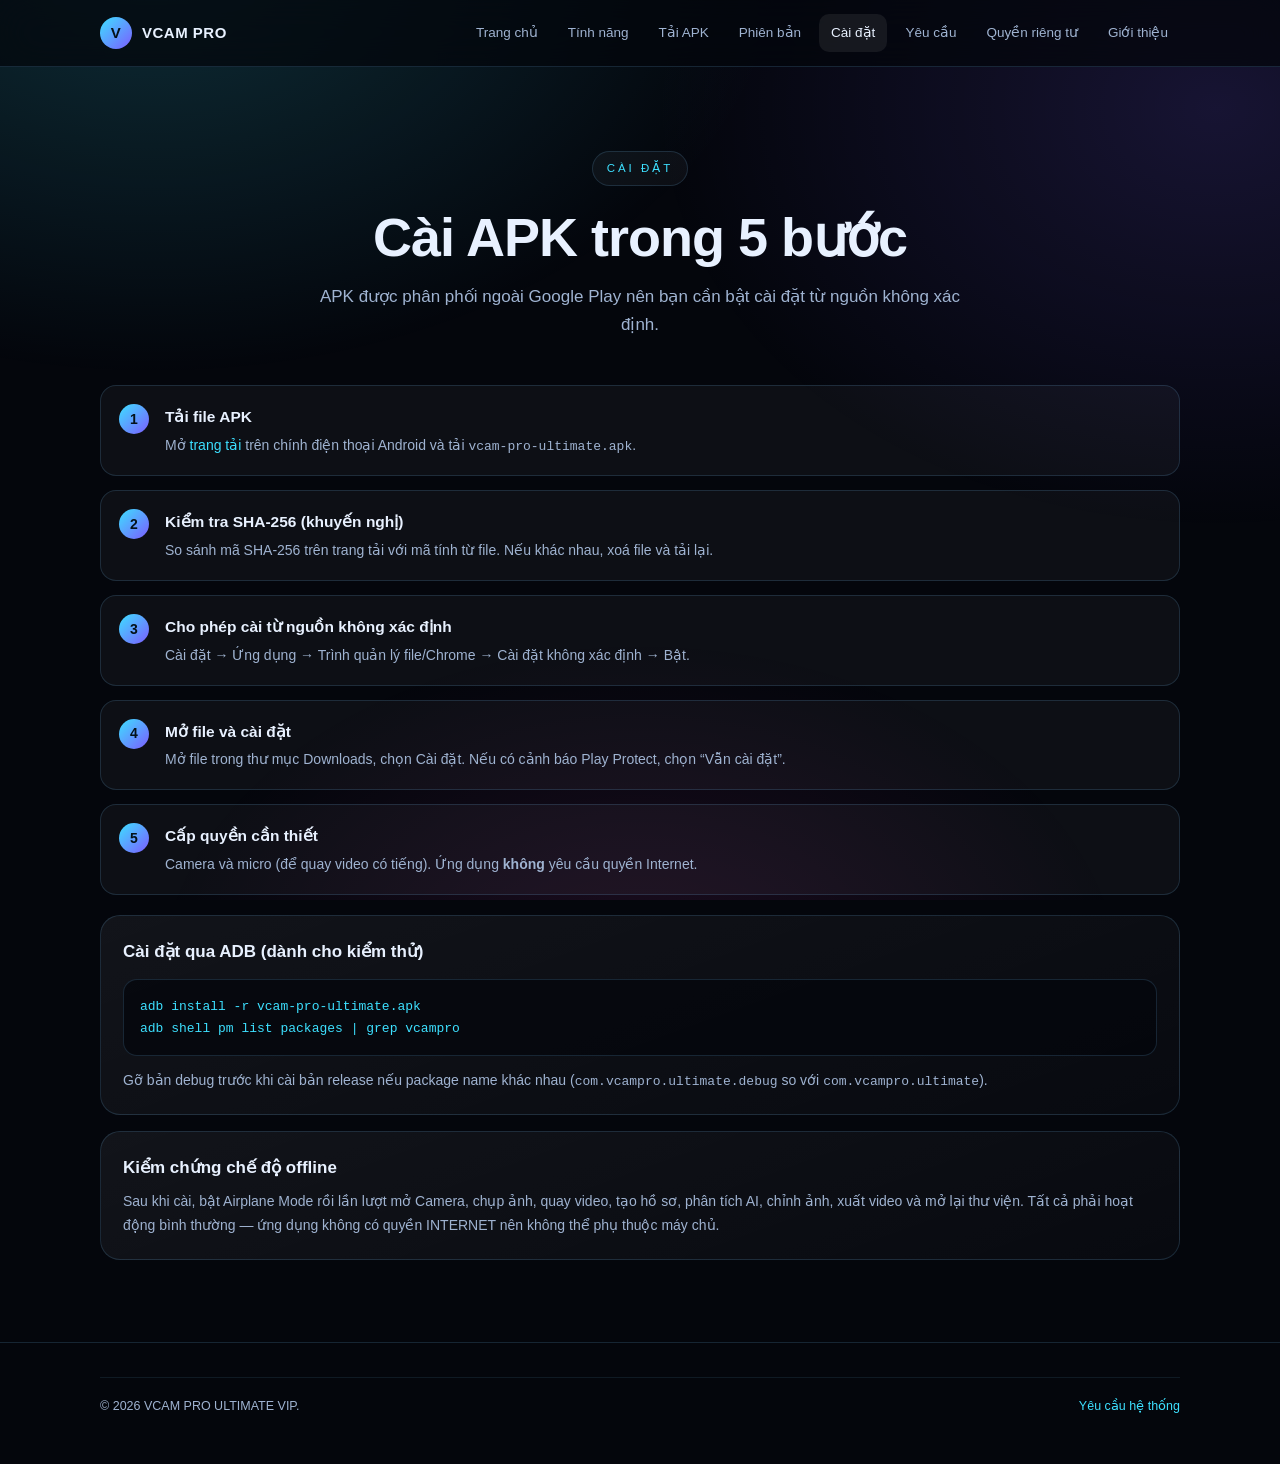
<file: website/install.html>
<!DOCTYPE html>
<html lang="vi">
<head>
<meta charset="utf-8" />
<meta name="viewport" content="width=device-width, initial-scale=1" />
<title>Hướng dẫn cài đặt — VCAM PRO ULTIMATE VIP 2026</title>
<link rel="stylesheet" href="assets/style.css" />
</head>
<body>
<header class="site-header">
  <div class="container nav">
    <a class="brand" href="index.html"><span class="brand-mark">V</span> VCAM PRO</a>
    <button class="nav-toggle" type="button">Menu</button>
    <nav class="nav-links">
      <a href="index.html">Trang chủ</a>
      <a href="features.html">Tính năng</a>
      <a href="download.html">Tải APK</a>
      <a href="changelog.html">Phiên bản</a>
      <a class="active" href="install.html">Cài đặt</a>
      <a href="requirements.html">Yêu cầu</a>
      <a href="privacy.html">Quyền riêng tư</a>
      <a href="about.html">Giới thiệu</a>
    </nav>
  </div>
</header>

<main>
  <section class="hero" style="padding-bottom:16px">
    <div class="container">
      <span class="eyebrow">Cài đặt</span>
      <h1>Cài APK trong 5 bước</h1>
      <p class="lead">APK được phân phối ngoài Google Play nên bạn cần bật cài đặt từ nguồn không xác định.</p>
    </div>
  </section>

  <section style="padding-top:0">
    <div class="container">
      <div class="steps">
        <div class="step">
          <div>
            <h3>Tải file APK</h3>
            <p>Mở <a href="download.html">trang tải</a> trên chính điện thoại Android và tải <code>vcam-pro-ultimate.apk</code>.</p>
          </div>
        </div>
        <div class="step">
          <div>
            <h3>Kiểm tra SHA-256 (khuyến nghị)</h3>
            <p>So sánh mã SHA-256 trên trang tải với mã tính từ file. Nếu khác nhau, xoá file và tải lại.</p>
          </div>
        </div>
        <div class="step">
          <div>
            <h3>Cho phép cài từ nguồn không xác định</h3>
            <p>Cài đặt → Ứng dụng → Trình quản lý file/Chrome → Cài đặt không xác định → Bật.</p>
          </div>
        </div>
        <div class="step">
          <div>
            <h3>Mở file và cài đặt</h3>
            <p>Mở file trong thư mục Downloads, chọn Cài đặt. Nếu có cảnh báo Play Protect, chọn “Vẫn cài đặt”.</p>
          </div>
        </div>
        <div class="step">
          <div>
            <h3>Cấp quyền cần thiết</h3>
            <p>Camera và micro (để quay video có tiếng). Ứng dụng <strong>không</strong> yêu cầu quyền Internet.</p>
          </div>
        </div>
      </div>

      <div class="card" style="margin-top:20px">
        <h3 style="margin-top:0">Cài đặt qua ADB (dành cho kiểm thử)</h3>
        <pre>adb install -r vcam-pro-ultimate.apk
adb shell pm list packages | grep vcampro</pre>
        <p style="color:var(--muted);font-size:14px">
          Gỡ bản debug trước khi cài bản release nếu package name khác nhau
          (<code>com.vcampro.ultimate.debug</code> so với <code>com.vcampro.ultimate</code>).
        </p>
      </div>

      <div class="card" style="margin-top:16px">
        <h3 style="margin-top:0">Kiểm chứng chế độ offline</h3>
        <p style="color:var(--muted);font-size:14px;margin:0">
          Sau khi cài, bật Airplane Mode rồi lần lượt mở Camera, chụp ảnh, quay video, tạo hồ sơ,
          phân tích AI, chỉnh ảnh, xuất video và mở lại thư viện. Tất cả phải hoạt động bình thường —
          ứng dụng không có quyền INTERNET nên không thể phụ thuộc máy chủ.
        </p>
      </div>
    </div>
  </section>
</main>

<footer class="site-footer">
  <div class="container">
    <div class="footer-bottom">
      <span>© 2026 VCAM PRO ULTIMATE VIP.</span>
      <a href="requirements.html">Yêu cầu hệ thống</a>
    </div>
  </div>
</footer>
<script src="assets/app.js"></script>
</body>
</html>
</file>
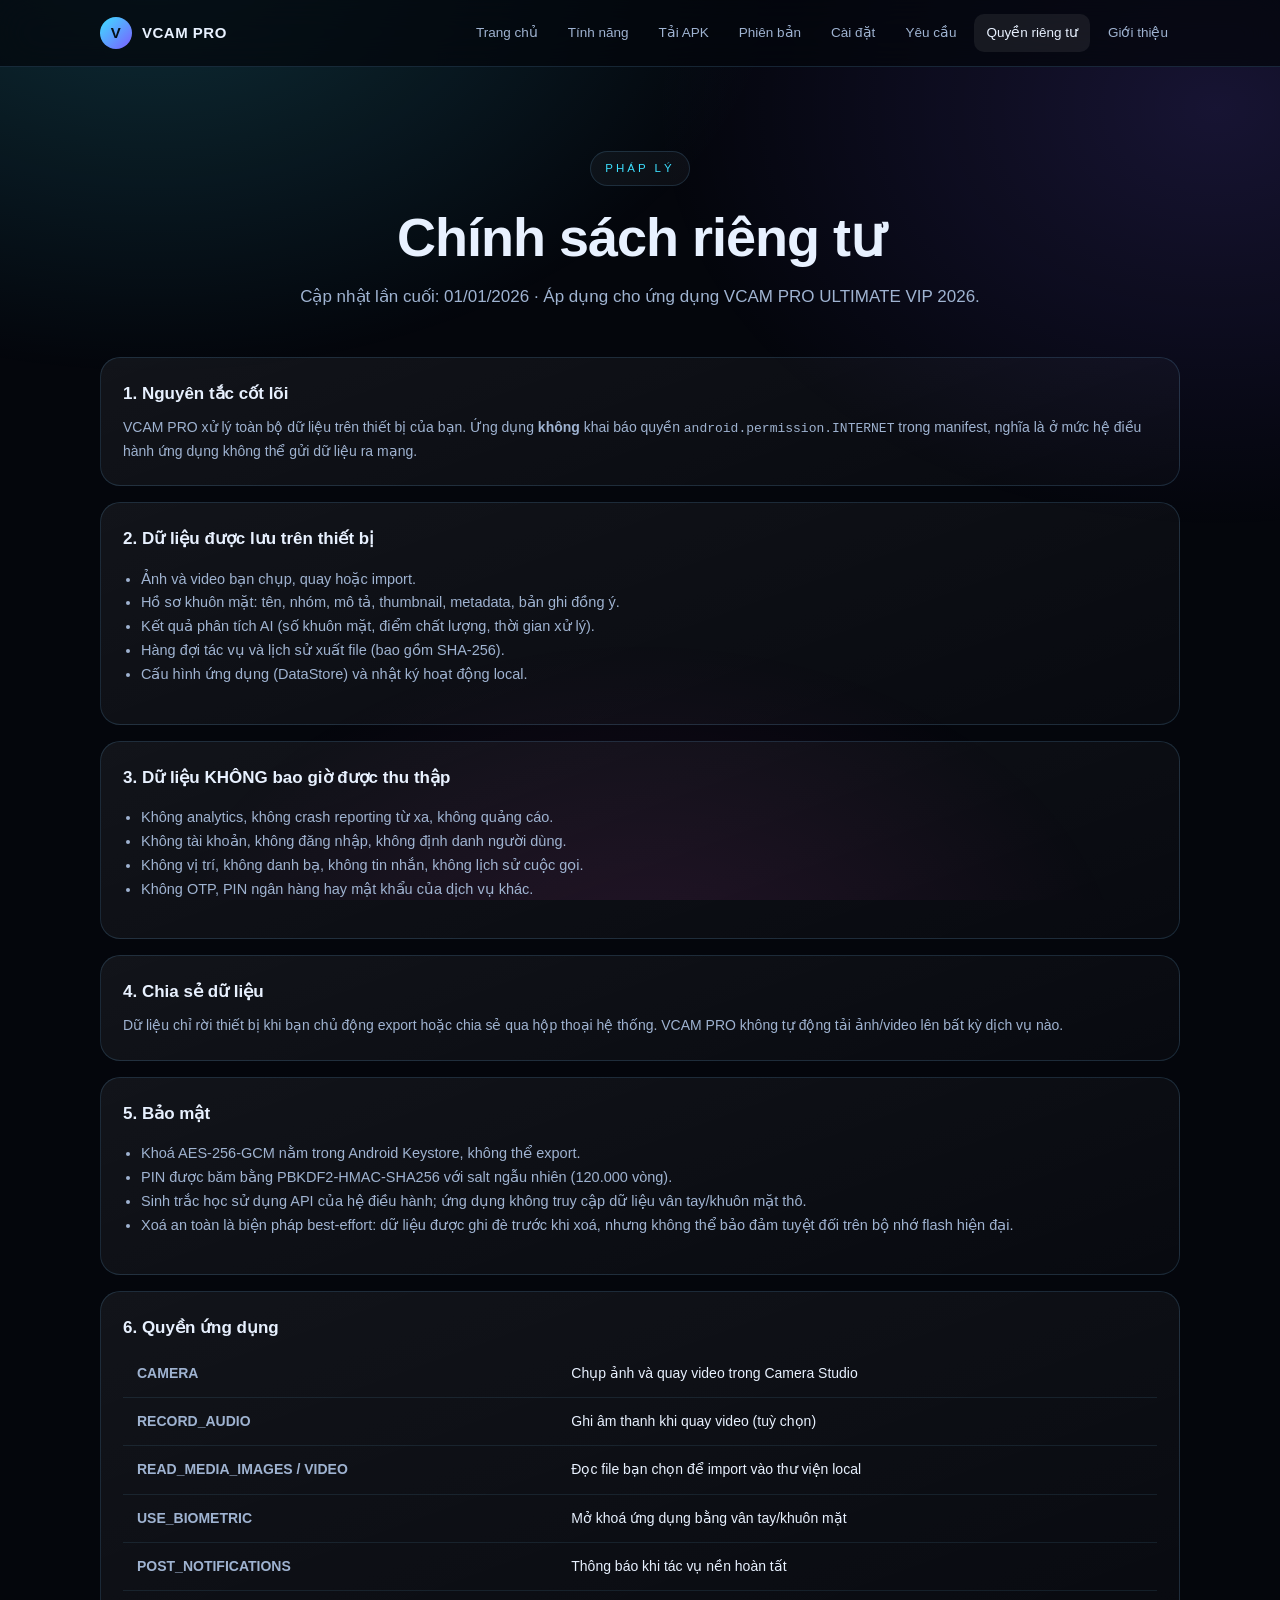
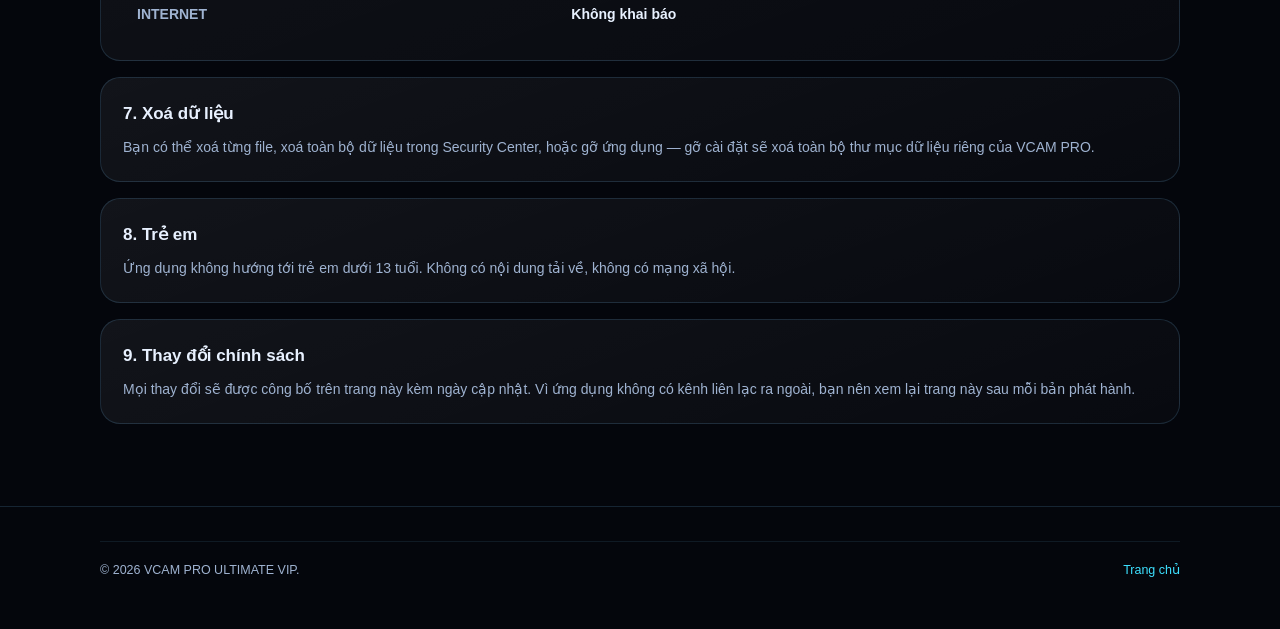
<file: website/privacy.html>
<!DOCTYPE html>
<html lang="vi">
<head>
<meta charset="utf-8" />
<meta name="viewport" content="width=device-width, initial-scale=1" />
<title>Chính sách riêng tư — VCAM PRO ULTIMATE VIP 2026</title>
<link rel="stylesheet" href="assets/style.css" />
</head>
<body>
<header class="site-header">
  <div class="container nav">
    <a class="brand" href="index.html"><span class="brand-mark">V</span> VCAM PRO</a>
    <button class="nav-toggle" type="button">Menu</button>
    <nav class="nav-links">
      <a href="index.html">Trang chủ</a>
      <a href="features.html">Tính năng</a>
      <a href="download.html">Tải APK</a>
      <a href="changelog.html">Phiên bản</a>
      <a href="install.html">Cài đặt</a>
      <a href="requirements.html">Yêu cầu</a>
      <a class="active" href="privacy.html">Quyền riêng tư</a>
      <a href="about.html">Giới thiệu</a>
    </nav>
  </div>
</header>

<main>
  <section class="hero" style="padding-bottom:16px">
    <div class="container">
      <span class="eyebrow">Pháp lý</span>
      <h1>Chính sách riêng tư</h1>
      <p class="lead">Cập nhật lần cuối: 01/01/2026 · Áp dụng cho ứng dụng VCAM PRO ULTIMATE VIP 2026.</p>
    </div>
  </section>

  <section style="padding-top:0">
    <div class="container">
      <div class="card">
        <h3 style="margin-top:0">1. Nguyên tắc cốt lõi</h3>
        <p style="color:var(--muted)">
          VCAM PRO xử lý toàn bộ dữ liệu trên thiết bị của bạn. Ứng dụng <strong>không</strong> khai báo
          quyền <code>android.permission.INTERNET</code> trong manifest, nghĩa là ở mức hệ điều hành
          ứng dụng không thể gửi dữ liệu ra mạng.
        </p>
      </div>

      <div class="card" style="margin-top:16px">
        <h3 style="margin-top:0">2. Dữ liệu được lưu trên thiết bị</h3>
        <ul style="color:var(--muted);font-size:14.5px;padding-left:18px">
          <li>Ảnh và video bạn chụp, quay hoặc import.</li>
          <li>Hồ sơ khuôn mặt: tên, nhóm, mô tả, thumbnail, metadata, bản ghi đồng ý.</li>
          <li>Kết quả phân tích AI (số khuôn mặt, điểm chất lượng, thời gian xử lý).</li>
          <li>Hàng đợi tác vụ và lịch sử xuất file (bao gồm SHA-256).</li>
          <li>Cấu hình ứng dụng (DataStore) và nhật ký hoạt động local.</li>
        </ul>
      </div>

      <div class="card" style="margin-top:16px">
        <h3 style="margin-top:0">3. Dữ liệu KHÔNG bao giờ được thu thập</h3>
        <ul style="color:var(--muted);font-size:14.5px;padding-left:18px">
          <li>Không analytics, không crash reporting từ xa, không quảng cáo.</li>
          <li>Không tài khoản, không đăng nhập, không định danh người dùng.</li>
          <li>Không vị trí, không danh bạ, không tin nhắn, không lịch sử cuộc gọi.</li>
          <li>Không OTP, PIN ngân hàng hay mật khẩu của dịch vụ khác.</li>
        </ul>
      </div>

      <div class="card" style="margin-top:16px">
        <h3 style="margin-top:0">4. Chia sẻ dữ liệu</h3>
        <p style="color:var(--muted)">
          Dữ liệu chỉ rời thiết bị khi bạn chủ động export hoặc chia sẻ qua hộp thoại hệ thống.
          VCAM PRO không tự động tải ảnh/video lên bất kỳ dịch vụ nào.
        </p>
      </div>

      <div class="card" style="margin-top:16px">
        <h3 style="margin-top:0">5. Bảo mật</h3>
        <ul style="color:var(--muted);font-size:14.5px;padding-left:18px">
          <li>Khoá AES-256-GCM nằm trong Android Keystore, không thể export.</li>
          <li>PIN được băm bằng PBKDF2-HMAC-SHA256 với salt ngẫu nhiên (120.000 vòng).</li>
          <li>Sinh trắc học sử dụng API của hệ điều hành; ứng dụng không truy cập dữ liệu vân tay/khuôn mặt thô.</li>
          <li>Xoá an toàn là biện pháp best-effort: dữ liệu được ghi đè trước khi xoá, nhưng không thể bảo đảm tuyệt đối trên bộ nhớ flash hiện đại.</li>
        </ul>
      </div>

      <div class="card" style="margin-top:16px">
        <h3 style="margin-top:0">6. Quyền ứng dụng</h3>
        <table class="spec-table">
          <tr><th>CAMERA</th><td>Chụp ảnh và quay video trong Camera Studio</td></tr>
          <tr><th>RECORD_AUDIO</th><td>Ghi âm thanh khi quay video (tuỳ chọn)</td></tr>
          <tr><th>READ_MEDIA_IMAGES / VIDEO</th><td>Đọc file bạn chọn để import vào thư viện local</td></tr>
          <tr><th>USE_BIOMETRIC</th><td>Mở khoá ứng dụng bằng vân tay/khuôn mặt</td></tr>
          <tr><th>POST_NOTIFICATIONS</th><td>Thông báo khi tác vụ nền hoàn tất</td></tr>
          <tr><th>INTERNET</th><td><strong>Không khai báo</strong></td></tr>
        </table>
      </div>

      <div class="card" style="margin-top:16px">
        <h3 style="margin-top:0">7. Xoá dữ liệu</h3>
        <p style="color:var(--muted)">
          Bạn có thể xoá từng file, xoá toàn bộ dữ liệu trong Security Center, hoặc gỡ ứng dụng —
          gỡ cài đặt sẽ xoá toàn bộ thư mục dữ liệu riêng của VCAM PRO.
        </p>
      </div>

      <div class="card" style="margin-top:16px">
        <h3 style="margin-top:0">8. Trẻ em</h3>
        <p style="color:var(--muted)">
          Ứng dụng không hướng tới trẻ em dưới 13 tuổi. Không có nội dung tải về, không có mạng xã hội.
        </p>
      </div>

      <div class="card" style="margin-top:16px">
        <h3 style="margin-top:0">9. Thay đổi chính sách</h3>
        <p style="color:var(--muted)">
          Mọi thay đổi sẽ được công bố trên trang này kèm ngày cập nhật. Vì ứng dụng không có kênh
          liên lạc ra ngoài, bạn nên xem lại trang này sau mỗi bản phát hành.
        </p>
      </div>
    </div>
  </section>
</main>

<footer class="site-footer">
  <div class="container">
    <div class="footer-bottom">
      <span>© 2026 VCAM PRO ULTIMATE VIP.</span>
      <a href="index.html">Trang chủ</a>
    </div>
  </div>
</footer>
<script src="assets/app.js"></script>
</body>
</html>
</file>
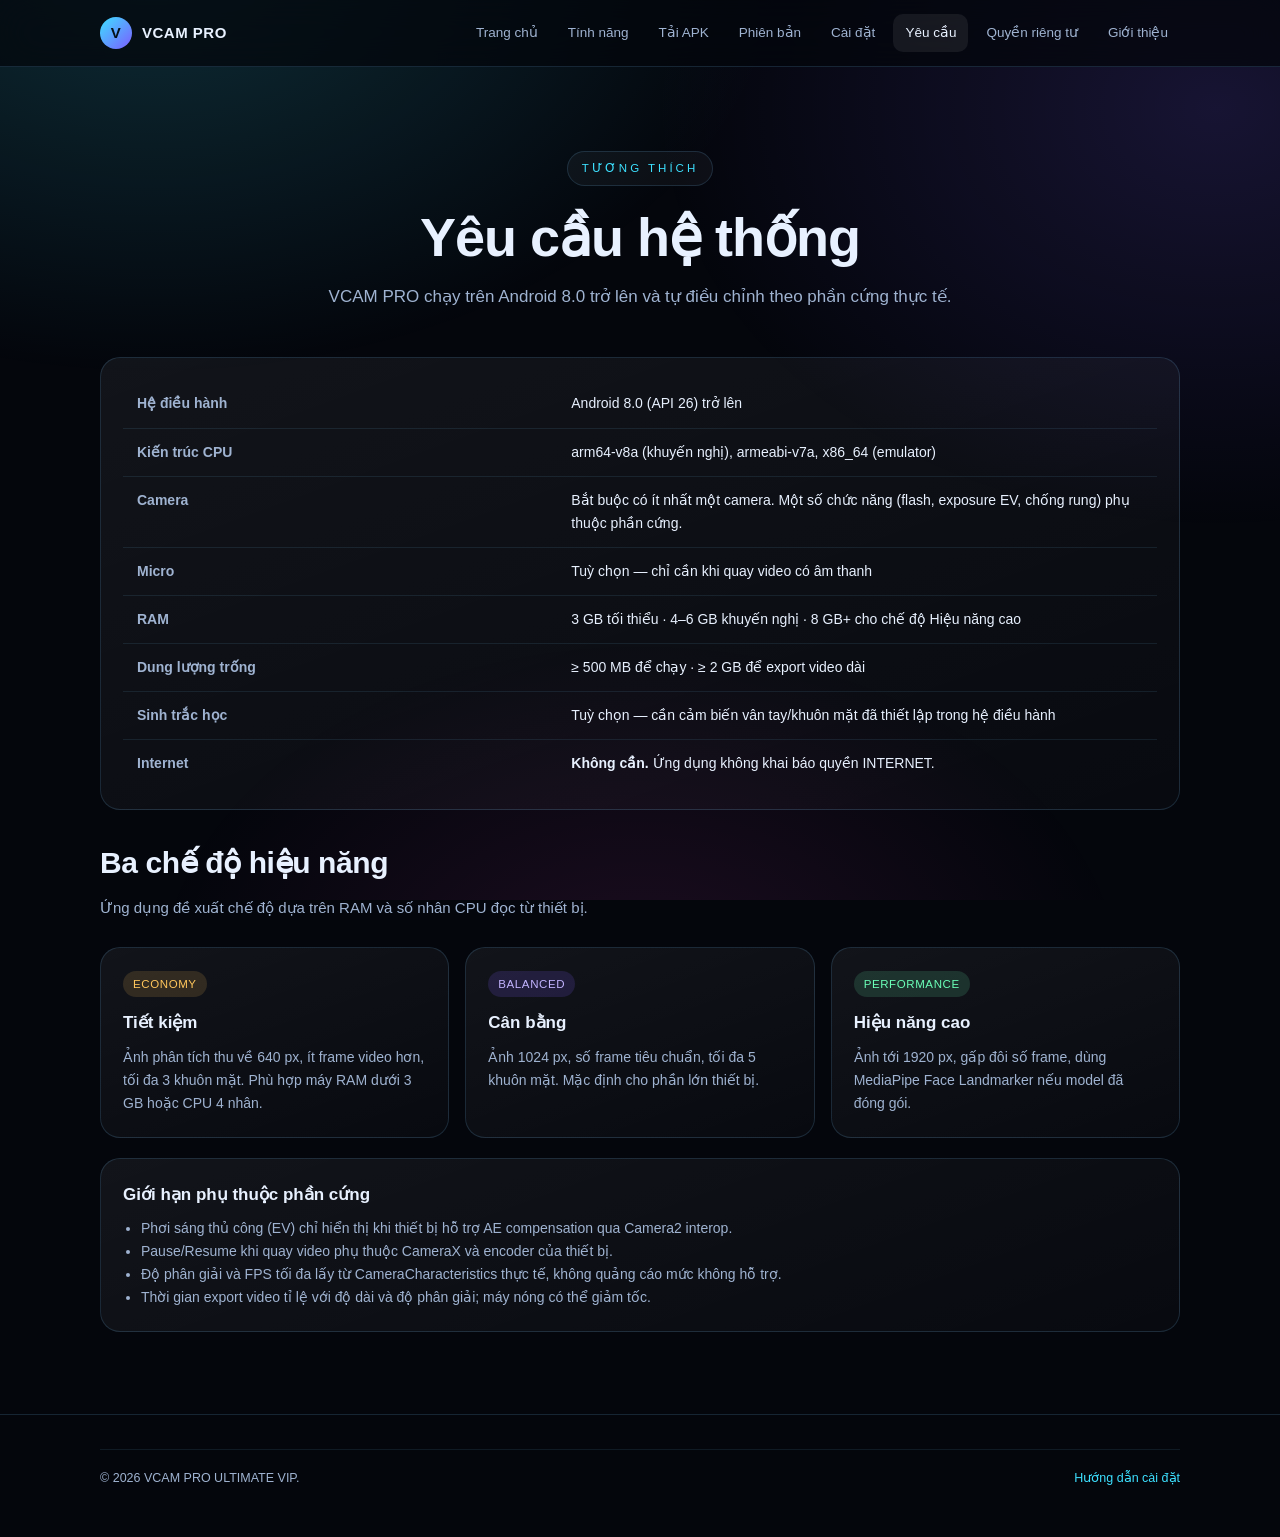
<file: website/requirements.html>
<!DOCTYPE html>
<html lang="vi">
<head>
<meta charset="utf-8" />
<meta name="viewport" content="width=device-width, initial-scale=1" />
<title>Yêu cầu hệ thống — VCAM PRO ULTIMATE VIP 2026</title>
<link rel="stylesheet" href="assets/style.css" />
</head>
<body>
<header class="site-header">
  <div class="container nav">
    <a class="brand" href="index.html"><span class="brand-mark">V</span> VCAM PRO</a>
    <button class="nav-toggle" type="button">Menu</button>
    <nav class="nav-links">
      <a href="index.html">Trang chủ</a>
      <a href="features.html">Tính năng</a>
      <a href="download.html">Tải APK</a>
      <a href="changelog.html">Phiên bản</a>
      <a href="install.html">Cài đặt</a>
      <a class="active" href="requirements.html">Yêu cầu</a>
      <a href="privacy.html">Quyền riêng tư</a>
      <a href="about.html">Giới thiệu</a>
    </nav>
  </div>
</header>

<main>
  <section class="hero" style="padding-bottom:16px">
    <div class="container">
      <span class="eyebrow">Tương thích</span>
      <h1>Yêu cầu hệ thống</h1>
      <p class="lead">VCAM PRO chạy trên Android 8.0 trở lên và tự điều chỉnh theo phần cứng thực tế.</p>
    </div>
  </section>

  <section style="padding-top:0">
    <div class="container">
      <div class="card">
        <table class="spec-table">
          <tr><th>Hệ điều hành</th><td>Android 8.0 (API 26) trở lên</td></tr>
          <tr><th>Kiến trúc CPU</th><td>arm64-v8a (khuyến nghị), armeabi-v7a, x86_64 (emulator)</td></tr>
          <tr><th>Camera</th><td>Bắt buộc có ít nhất một camera. Một số chức năng (flash, exposure EV, chống rung) phụ thuộc phần cứng.</td></tr>
          <tr><th>Micro</th><td>Tuỳ chọn — chỉ cần khi quay video có âm thanh</td></tr>
          <tr><th>RAM</th><td>3 GB tối thiểu · 4–6 GB khuyến nghị · 8 GB+ cho chế độ Hiệu năng cao</td></tr>
          <tr><th>Dung lượng trống</th><td>≥ 500 MB để chạy · ≥ 2 GB để export video dài</td></tr>
          <tr><th>Sinh trắc học</th><td>Tuỳ chọn — cần cảm biến vân tay/khuôn mặt đã thiết lập trong hệ điều hành</td></tr>
          <tr><th>Internet</th><td><strong>Không cần.</strong> Ứng dụng không khai báo quyền INTERNET.</td></tr>
        </table>
      </div>

      <div class="section-head" style="margin-top:28px">
        <h2>Ba chế độ hiệu năng</h2>
        <p>Ứng dụng đề xuất chế độ dựa trên RAM và số nhân CPU đọc từ thiết bị.</p>
      </div>
      <div class="grid">
        <div class="card">
          <span class="pill warn">ECONOMY</span>
          <h3>Tiết kiệm</h3>
          <p>Ảnh phân tích thu về 640 px, ít frame video hơn, tối đa 3 khuôn mặt. Phù hợp máy RAM dưới 3 GB hoặc CPU 4 nhân.</p>
        </div>
        <div class="card">
          <span class="pill info">BALANCED</span>
          <h3>Cân bằng</h3>
          <p>Ảnh 1024 px, số frame tiêu chuẩn, tối đa 5 khuôn mặt. Mặc định cho phần lớn thiết bị.</p>
        </div>
        <div class="card">
          <span class="pill">PERFORMANCE</span>
          <h3>Hiệu năng cao</h3>
          <p>Ảnh tới 1920 px, gấp đôi số frame, dùng MediaPipe Face Landmarker nếu model đã đóng gói.</p>
        </div>
      </div>

      <div class="card" style="margin-top:20px">
        <h3 style="margin-top:0">Giới hạn phụ thuộc phần cứng</h3>
        <ul style="color:var(--muted);font-size:14px;margin:0;padding-left:18px">
          <li>Phơi sáng thủ công (EV) chỉ hiển thị khi thiết bị hỗ trợ AE compensation qua Camera2 interop.</li>
          <li>Pause/Resume khi quay video phụ thuộc CameraX và encoder của thiết bị.</li>
          <li>Độ phân giải và FPS tối đa lấy từ CameraCharacteristics thực tế, không quảng cáo mức không hỗ trợ.</li>
          <li>Thời gian export video tỉ lệ với độ dài và độ phân giải; máy nóng có thể giảm tốc.</li>
        </ul>
      </div>
    </div>
  </section>
</main>

<footer class="site-footer">
  <div class="container">
    <div class="footer-bottom">
      <span>© 2026 VCAM PRO ULTIMATE VIP.</span>
      <a href="install.html">Hướng dẫn cài đặt</a>
    </div>
  </div>
</footer>
<script src="assets/app.js"></script>
</body>
</html>
</file>
<file: website/assets/style.css>
/* VCAM PRO ULTIMATE VIP 2026 — giao diện website chính thức */
:root {
  --bg: #04060c;
  --bg-soft: #0a0f1e;
  --surface: rgba(255, 255, 255, 0.04);
  --surface-strong: rgba(255, 255, 255, 0.07);
  --border: rgba(120, 200, 255, 0.16);
  --text: #e8f1ff;
  --muted: #9fb3d1;
  --cyan: #3de0ff;
  --violet: #7c5cff;
  --magenta: #ff4fd8;
  --lime: #6bffb8;
  --amber: #ffc65c;
  --radius: 20px;
  --max: 1120px;
}

* { box-sizing: border-box; }

html { scroll-behavior: smooth; }

body {
  margin: 0;
  font-family: -apple-system, BlinkMacSystemFont, "Segoe UI", Roboto, "Helvetica Neue", Arial, sans-serif;
  background: var(--bg);
  color: var(--text);
  line-height: 1.65;
  -webkit-font-smoothing: antialiased;
  overflow-x: hidden;
}

body::before {
  content: "";
  position: fixed;
  inset: 0;
  background:
    radial-gradient(900px 600px at 12% -5%, rgba(61, 224, 255, 0.18), transparent 70%),
    radial-gradient(800px 600px at 95% 12%, rgba(124, 92, 255, 0.16), transparent 70%),
    radial-gradient(700px 500px at 50% 110%, rgba(255, 79, 216, 0.10), transparent 70%);
  pointer-events: none;
  z-index: -1;
}

a { color: var(--cyan); text-decoration: none; }
a:hover { text-decoration: underline; }

.container {
  width: 100%;
  max-width: var(--max);
  margin: 0 auto;
  padding: 0 20px;
}

/* ── Navigation ───────────────────────────────────────────── */
.site-header {
  position: sticky;
  top: 0;
  z-index: 50;
  backdrop-filter: blur(18px);
  background: rgba(4, 6, 12, 0.72);
  border-bottom: 1px solid var(--border);
}

.nav {
  display: flex;
  align-items: center;
  gap: 18px;
  height: 66px;
}

.brand {
  display: flex;
  align-items: center;
  gap: 10px;
  font-weight: 800;
  letter-spacing: 0.5px;
  color: var(--text);
  font-size: 15px;
}

.brand-mark {
  width: 32px;
  height: 32px;
  border-radius: 50%;
  background: linear-gradient(135deg, var(--cyan), var(--violet));
  display: grid;
  place-items: center;
  color: #04121a;
  font-weight: 900;
  font-size: 15px;
}

.nav-links {
  display: flex;
  gap: 6px;
  margin-left: auto;
  flex-wrap: wrap;
}

.nav-links a {
  color: var(--muted);
  font-size: 13.5px;
  padding: 8px 12px;
  border-radius: 10px;
  text-decoration: none;
  transition: background 0.2s, color 0.2s;
}

.nav-links a:hover,
.nav-links a.active {
  color: var(--text);
  background: var(--surface-strong);
}

.nav-toggle {
  display: none;
  margin-left: auto;
  background: var(--surface);
  border: 1px solid var(--border);
  color: var(--text);
  border-radius: 10px;
  padding: 8px 12px;
  font-size: 14px;
  cursor: pointer;
}

/* ── Hero ─────────────────────────────────────────────────── */
.hero {
  padding: 84px 0 56px;
  text-align: center;
}

.eyebrow {
  display: inline-block;
  font-size: 11.5px;
  letter-spacing: 3px;
  text-transform: uppercase;
  color: var(--cyan);
  border: 1px solid var(--border);
  background: var(--surface);
  padding: 7px 14px;
  border-radius: 999px;
  margin-bottom: 22px;
}

h1 {
  font-size: clamp(30px, 5.2vw, 54px);
  line-height: 1.1;
  margin: 0 0 16px;
  letter-spacing: -1px;
}

.gradient-text {
  background: linear-gradient(100deg, var(--cyan), var(--violet) 55%, var(--magenta));
  -webkit-background-clip: text;
  background-clip: text;
  color: transparent;
}

.lead {
  font-size: 17px;
  color: var(--muted);
  max-width: 680px;
  margin: 0 auto 30px;
}

.cta-row {
  display: flex;
  gap: 12px;
  justify-content: center;
  flex-wrap: wrap;
}

.btn {
  display: inline-flex;
  align-items: center;
  gap: 9px;
  padding: 14px 24px;
  border-radius: 14px;
  font-weight: 700;
  font-size: 14.5px;
  border: 1px solid transparent;
  cursor: pointer;
  text-decoration: none;
  transition: transform 0.15s ease, opacity 0.15s ease;
}

.btn:hover { transform: translateY(-1px); text-decoration: none; }

.btn-primary {
  background: linear-gradient(100deg, var(--cyan), var(--violet));
  color: #04121a;
}

.btn-ghost {
  background: var(--surface);
  border-color: var(--border);
  color: var(--text);
}

.btn[aria-disabled="true"] {
  opacity: 0.45;
  pointer-events: none;
}

/* ── Cards & grids ────────────────────────────────────────── */
section { padding: 42px 0; }

.section-head { margin-bottom: 26px; }

.section-head h2 {
  font-size: clamp(22px, 3.4vw, 30px);
  margin: 0 0 8px;
  letter-spacing: -0.4px;
}

.section-head p { color: var(--muted); margin: 0; font-size: 15px; }

.grid {
  display: grid;
  gap: 16px;
  grid-template-columns: repeat(auto-fit, minmax(260px, 1fr));
}

.card {
  background: linear-gradient(160deg, rgba(255, 255, 255, 0.06), rgba(255, 255, 255, 0.02));
  border: 1px solid var(--border);
  border-radius: var(--radius);
  padding: 22px;
}

.card h3 {
  margin: 12px 0 8px;
  font-size: 17px;
}

.card p { margin: 0; color: var(--muted); font-size: 14px; }

.icon-badge {
  width: 40px;
  height: 40px;
  border-radius: 12px;
  display: grid;
  place-items: center;
  font-size: 18px;
  background: rgba(61, 224, 255, 0.12);
  border: 1px solid var(--border);
}

.pill {
  display: inline-block;
  font-size: 11.5px;
  letter-spacing: 0.6px;
  padding: 4px 10px;
  border-radius: 999px;
  background: rgba(107, 255, 184, 0.14);
  color: var(--lime);
}

.pill.warn { background: rgba(255, 198, 92, 0.14); color: var(--amber); }
.pill.info { background: rgba(124, 92, 255, 0.16); color: #c3b4ff; }

/* ── Spec table ───────────────────────────────────────────── */
.spec-table {
  width: 100%;
  border-collapse: collapse;
  font-size: 14px;
}

.spec-table th,
.spec-table td {
  text-align: left;
  padding: 12px 14px;
  border-bottom: 1px solid rgba(120, 200, 255, 0.1);
  vertical-align: top;
}

.spec-table th {
  color: var(--muted);
  font-weight: 600;
  width: 42%;
}

.spec-table tr:last-child td,
.spec-table tr:last-child th { border-bottom: none; }

/* ── Download box ─────────────────────────────────────────── */
.download-box {
  background: linear-gradient(160deg, rgba(61, 224, 255, 0.10), rgba(124, 92, 255, 0.07));
  border: 1px solid var(--border);
  border-radius: 26px;
  padding: 30px;
}

.download-meta {
  display: grid;
  gap: 10px;
  grid-template-columns: repeat(auto-fit, minmax(180px, 1fr));
  margin: 22px 0;
}

.meta-item {
  background: rgba(4, 6, 12, 0.45);
  border: 1px solid var(--border);
  border-radius: 14px;
  padding: 12px 14px;
}

.meta-item span {
  display: block;
  font-size: 11px;
  letter-spacing: 1.4px;
  text-transform: uppercase;
  color: var(--muted);
  margin-bottom: 3px;
}

.meta-item strong { font-size: 14.5px; word-break: break-all; }

.hash-box {
  display: flex;
  gap: 10px;
  align-items: center;
  background: rgba(4, 6, 12, 0.6);
  border: 1px dashed var(--border);
  border-radius: 12px;
  padding: 12px 14px;
  font-family: ui-monospace, SFMono-Regular, Menlo, monospace;
  font-size: 12.5px;
  color: var(--cyan);
  word-break: break-all;
}

.hash-box button {
  background: var(--surface-strong);
  border: 1px solid var(--border);
  color: var(--text);
  border-radius: 8px;
  padding: 6px 10px;
  font-size: 12px;
  cursor: pointer;
  white-space: nowrap;
}

.notice {
  border-radius: 14px;
  padding: 14px 16px;
  font-size: 14px;
  border: 1px solid rgba(255, 198, 92, 0.35);
  background: rgba(255, 198, 92, 0.10);
  color: #ffe0a8;
  margin-bottom: 18px;
}

.notice.ok {
  border-color: rgba(107, 255, 184, 0.35);
  background: rgba(107, 255, 184, 0.10);
  color: #c8ffe6;
}

/* ── Steps ────────────────────────────────────────────────── */
.steps { counter-reset: step; display: grid; gap: 14px; }

.step {
  display: flex;
  gap: 16px;
  align-items: flex-start;
  background: var(--surface);
  border: 1px solid var(--border);
  border-radius: 16px;
  padding: 18px;
}

.step::before {
  counter-increment: step;
  content: counter(step);
  flex: 0 0 auto;
  width: 30px;
  height: 30px;
  border-radius: 50%;
  display: grid;
  place-items: center;
  background: linear-gradient(135deg, var(--cyan), var(--violet));
  color: #04121a;
  font-weight: 800;
  font-size: 14px;
}

.step h3 { margin: 0 0 4px; font-size: 15.5px; }
.step p { margin: 0; color: var(--muted); font-size: 14px; }

code, pre {
  font-family: ui-monospace, SFMono-Regular, Menlo, monospace;
  font-size: 13px;
}

pre {
  background: rgba(4, 6, 12, 0.7);
  border: 1px solid var(--border);
  border-radius: 14px;
  padding: 16px;
  overflow-x: auto;
  color: var(--cyan);
}

/* ── Changelog ────────────────────────────────────────────── */
.release {
  border-left: 2px solid rgba(61, 224, 255, 0.35);
  padding-left: 20px;
  margin-bottom: 26px;
}

.release h3 { margin: 0 0 4px; font-size: 17px; }
.release time { color: var(--muted); font-size: 12.5px; }
.release ul { color: var(--muted); font-size: 14px; padding-left: 18px; }

/* ── Footer ───────────────────────────────────────────────── */
.site-footer {
  border-top: 1px solid var(--border);
  margin-top: 40px;
  padding: 34px 0 48px;
  color: var(--muted);
  font-size: 13px;
}

.footer-grid {
  display: grid;
  gap: 24px;
  grid-template-columns: repeat(auto-fit, minmax(190px, 1fr));
  margin-bottom: 24px;
}

.footer-grid h4 {
  color: var(--text);
  font-size: 13px;
  letter-spacing: 1.2px;
  text-transform: uppercase;
  margin: 0 0 10px;
}

.footer-grid a {
  display: block;
  color: var(--muted);
  padding: 3px 0;
  text-decoration: none;
}

.footer-grid a:hover { color: var(--cyan); }

.footer-bottom {
  border-top: 1px solid rgba(120, 200, 255, 0.1);
  padding-top: 18px;
  display: flex;
  justify-content: space-between;
  gap: 12px;
  flex-wrap: wrap;
  font-size: 12.5px;
}

@media (max-width: 760px) {
  .nav-links {
    display: none;
    position: absolute;
    top: 66px;
    left: 0;
    right: 0;
    flex-direction: column;
    background: rgba(4, 6, 12, 0.97);
    border-bottom: 1px solid var(--border);
    padding: 12px 20px 18px;
  }
  .nav-links.open { display: flex; }
  .nav-toggle { display: block; }
  .hero { padding: 56px 0 36px; }
  .download-box { padding: 22px; }
}
</file>
